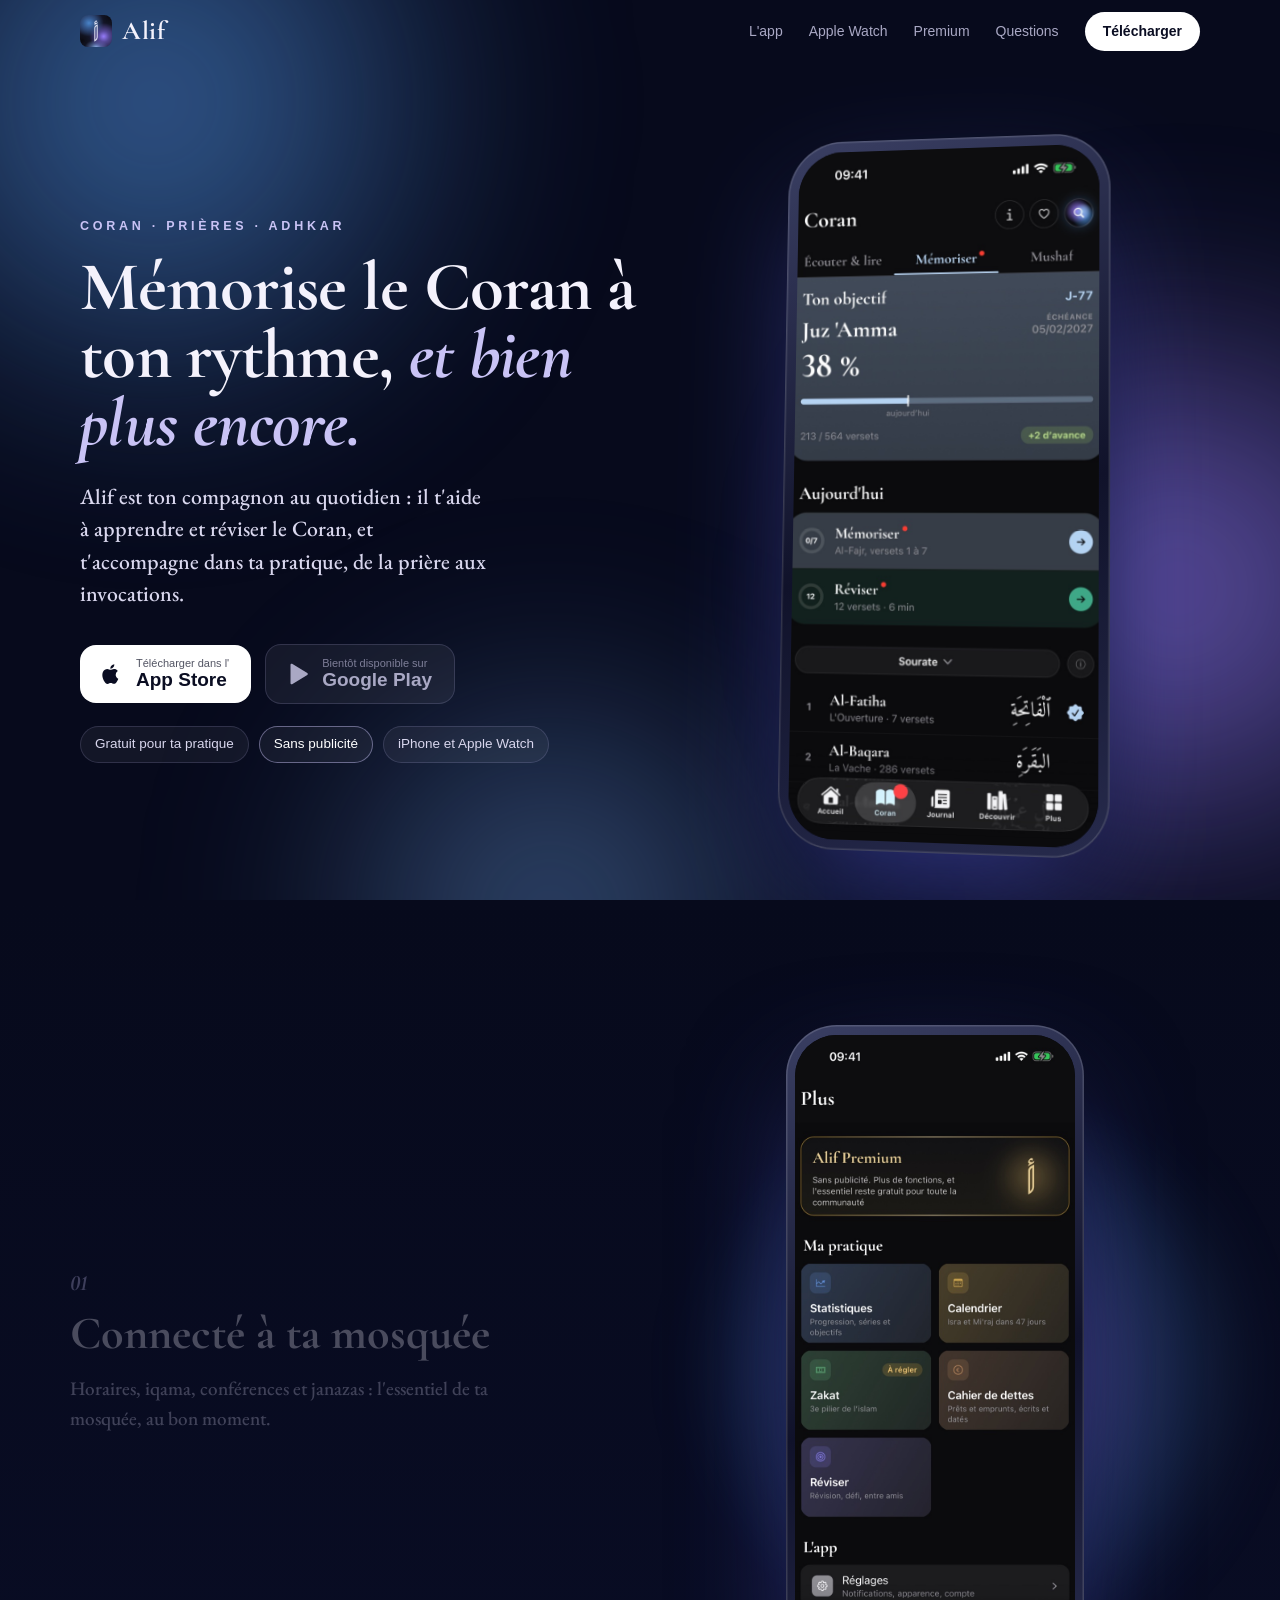
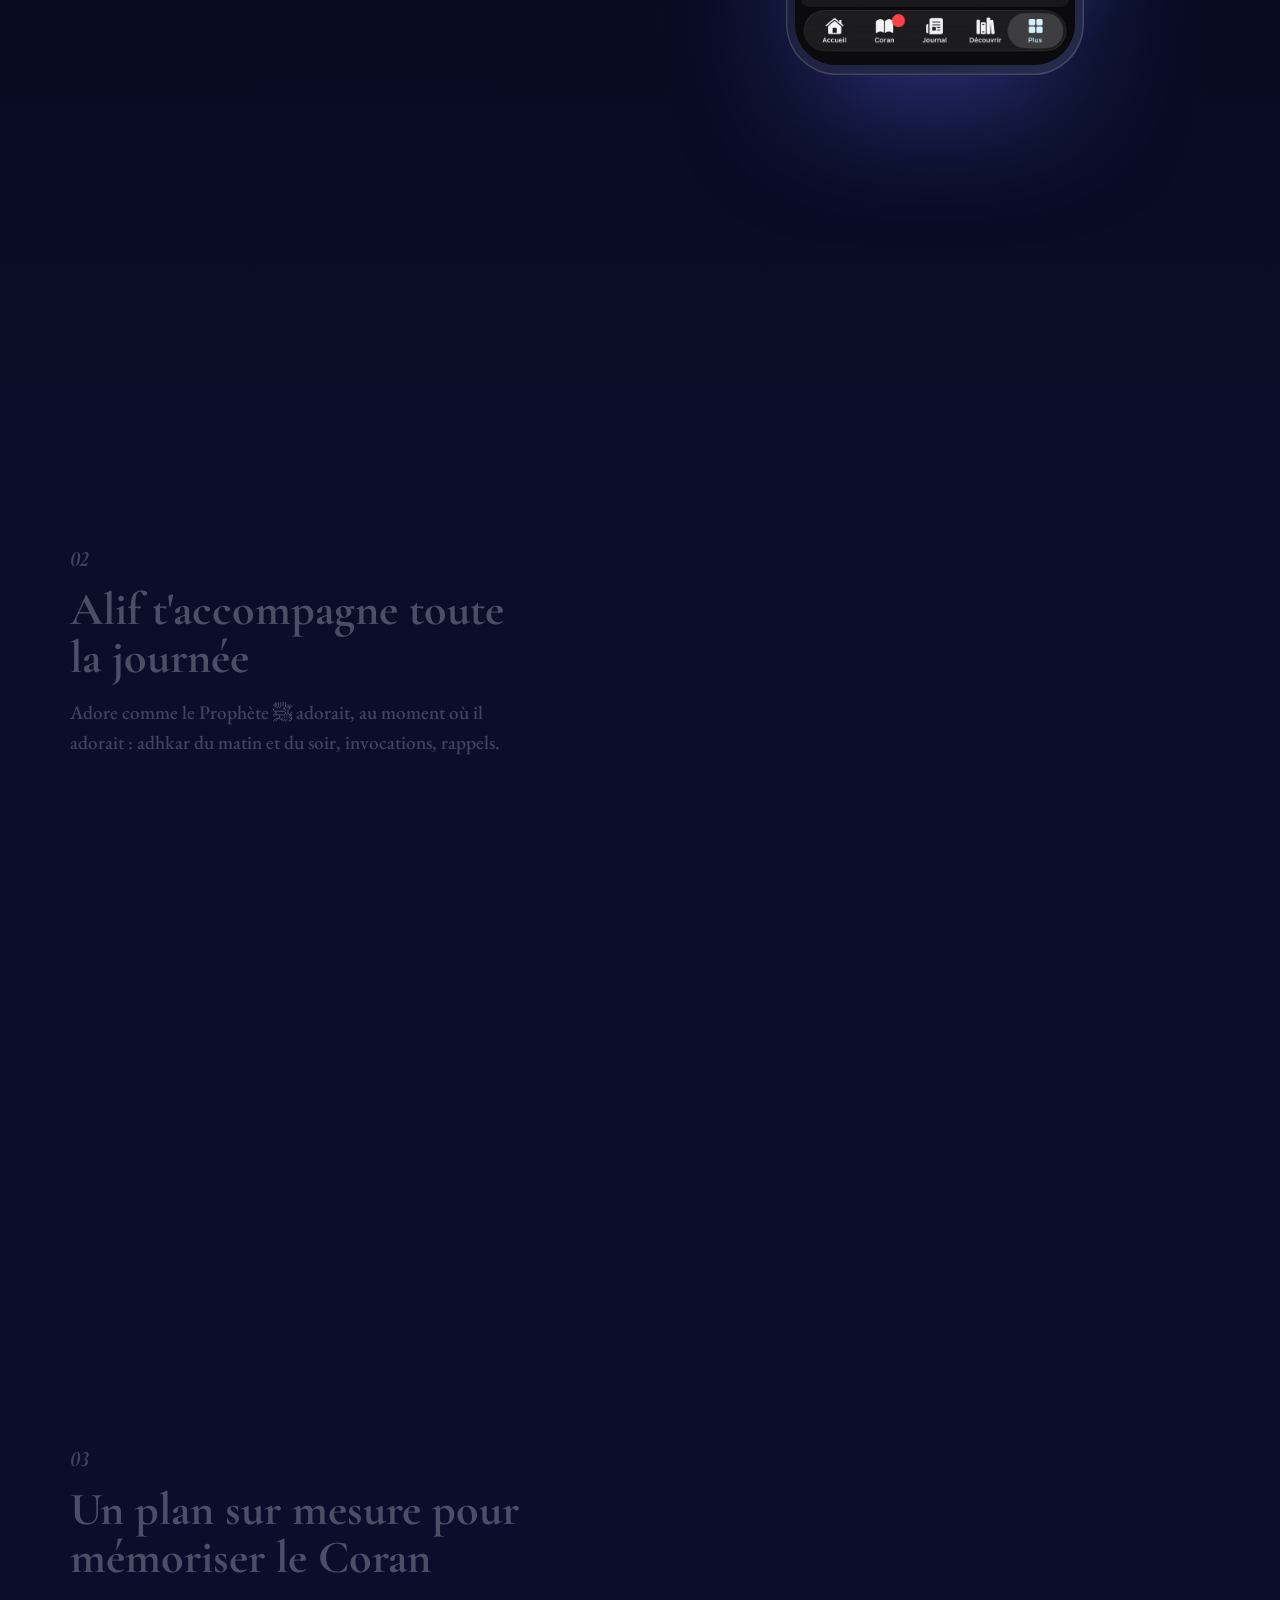
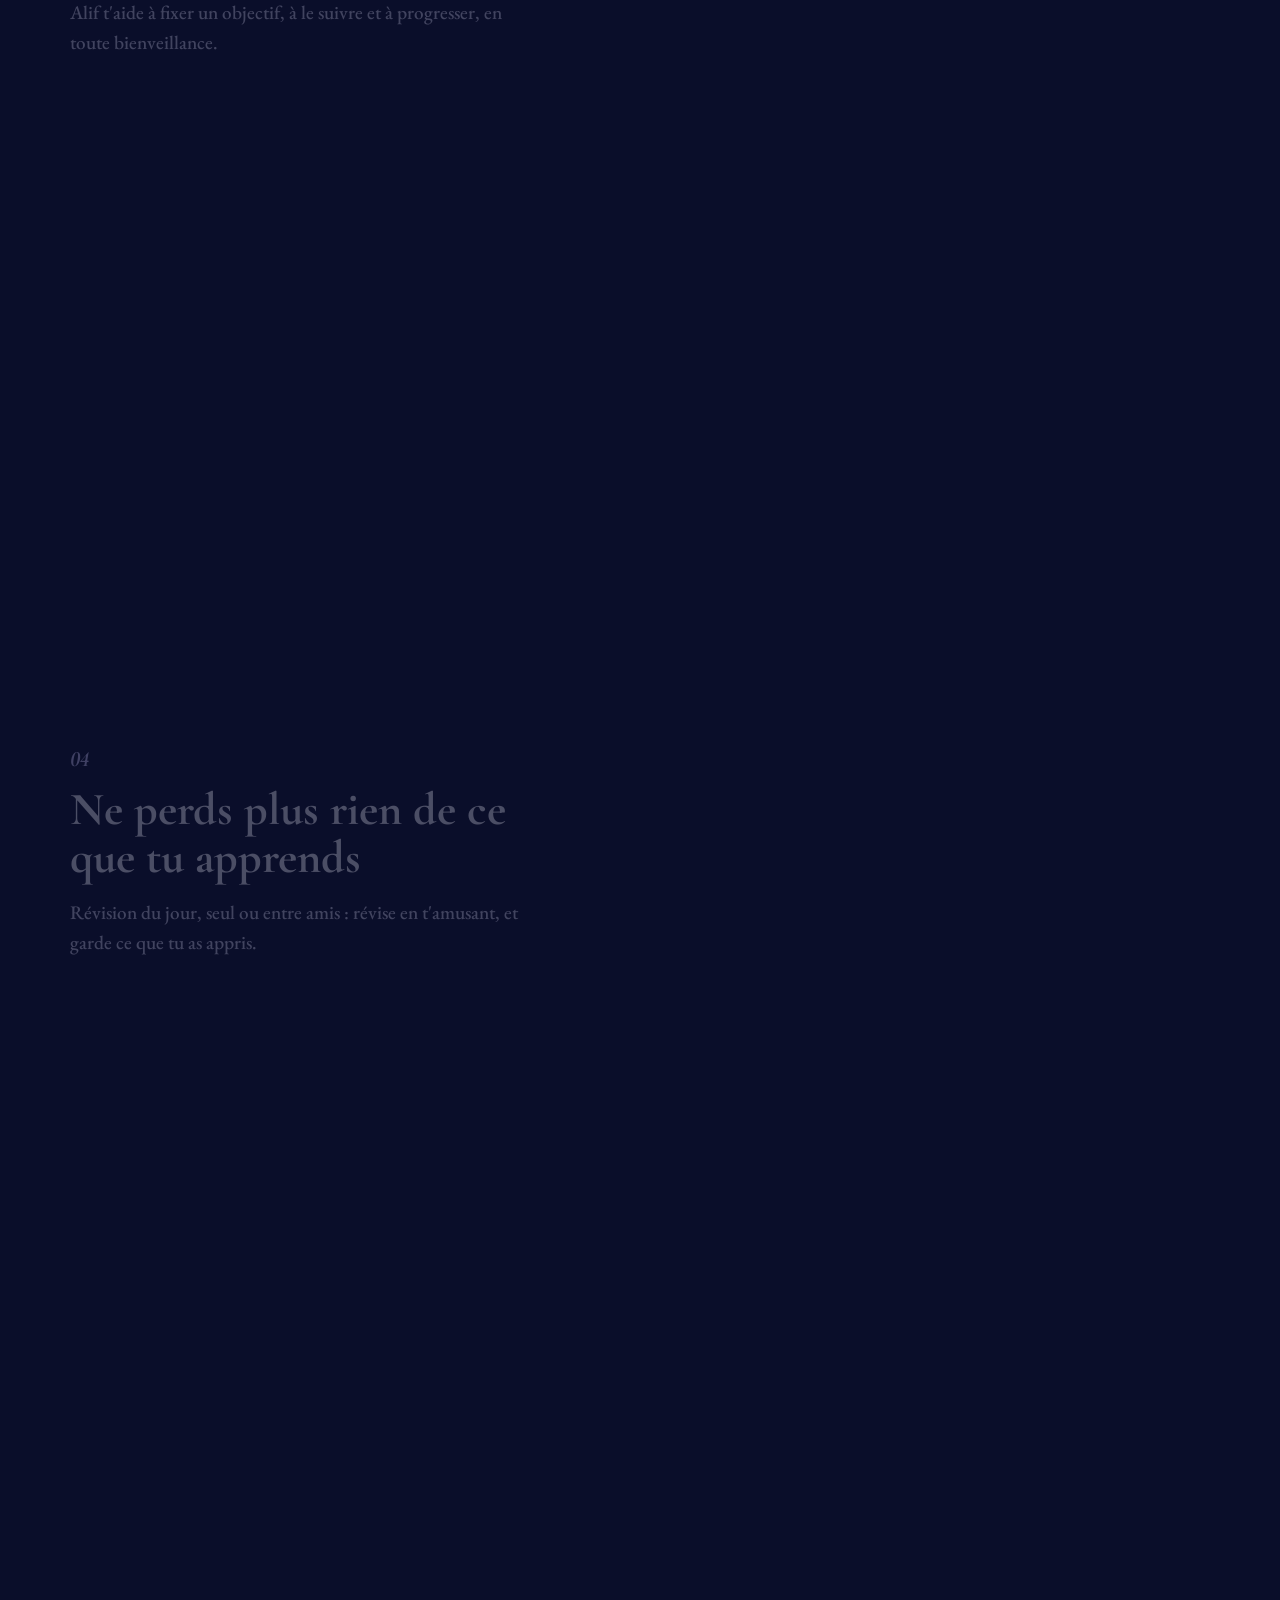
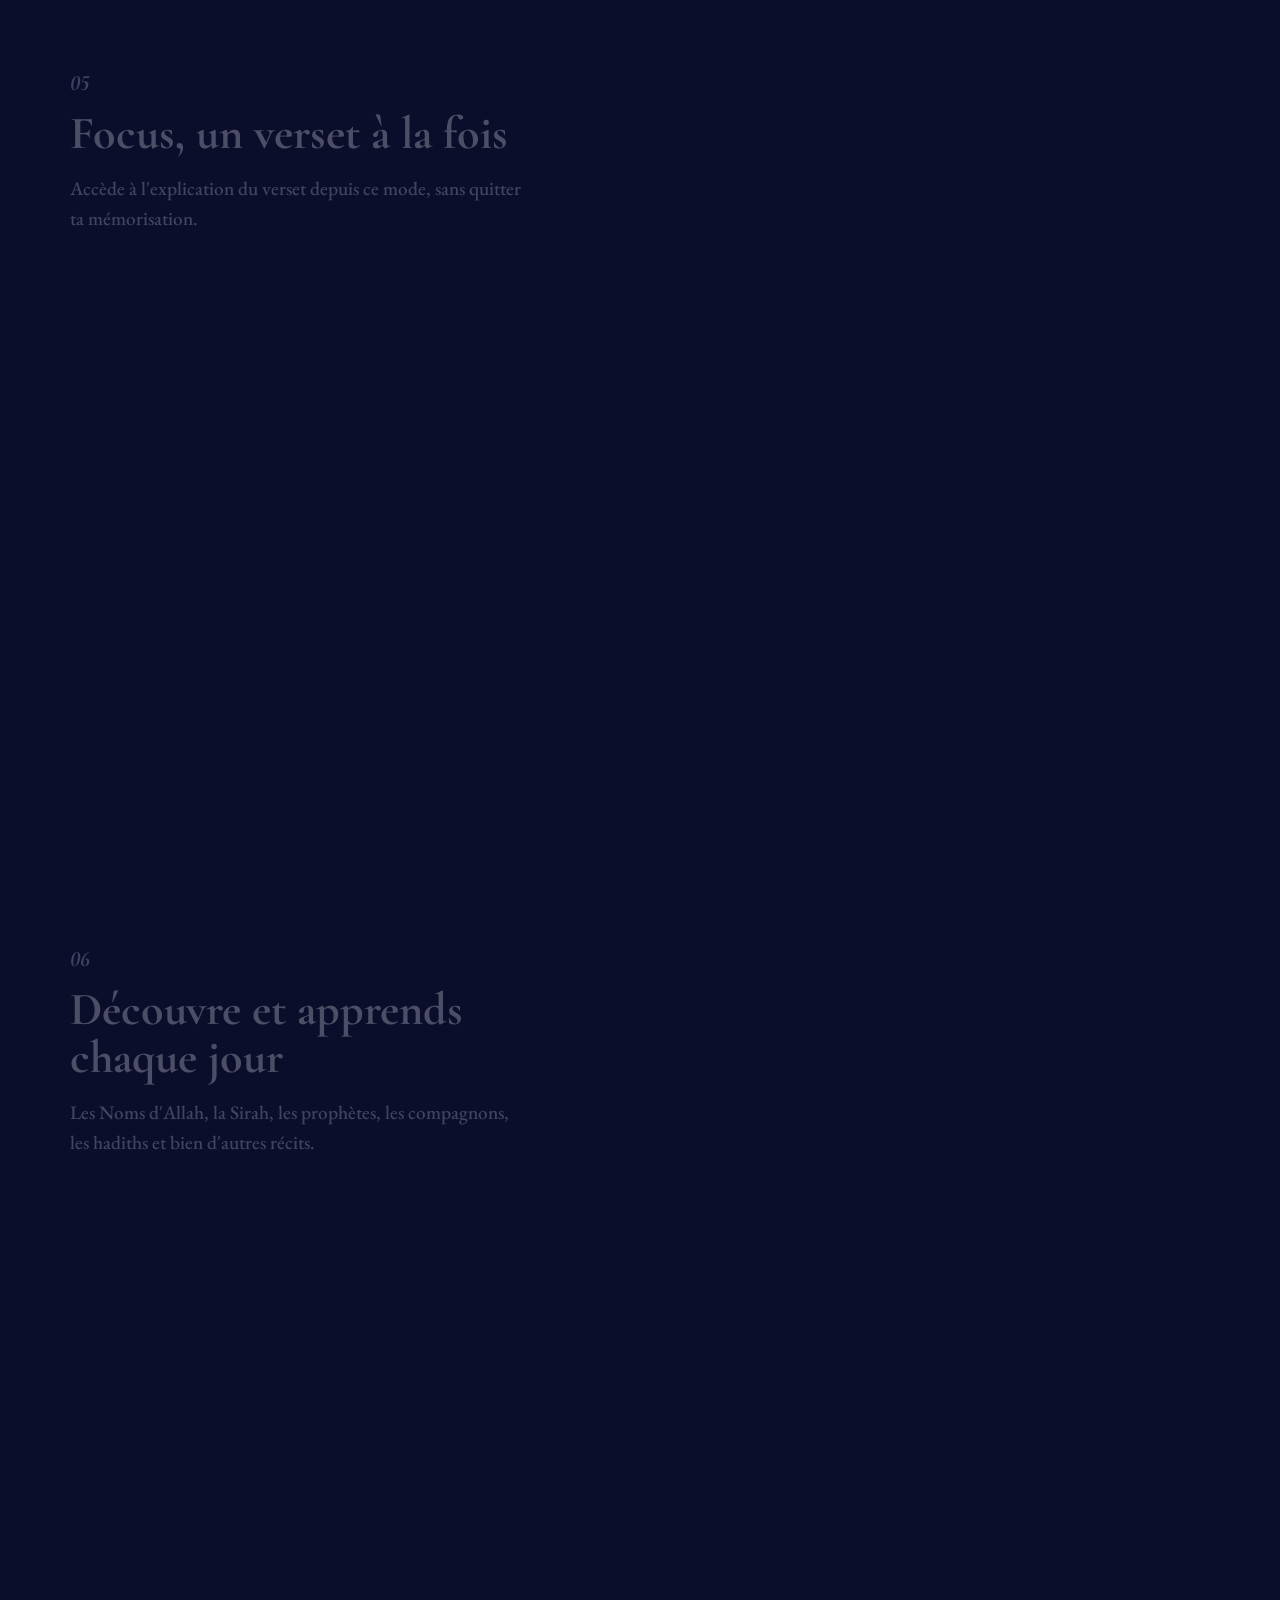
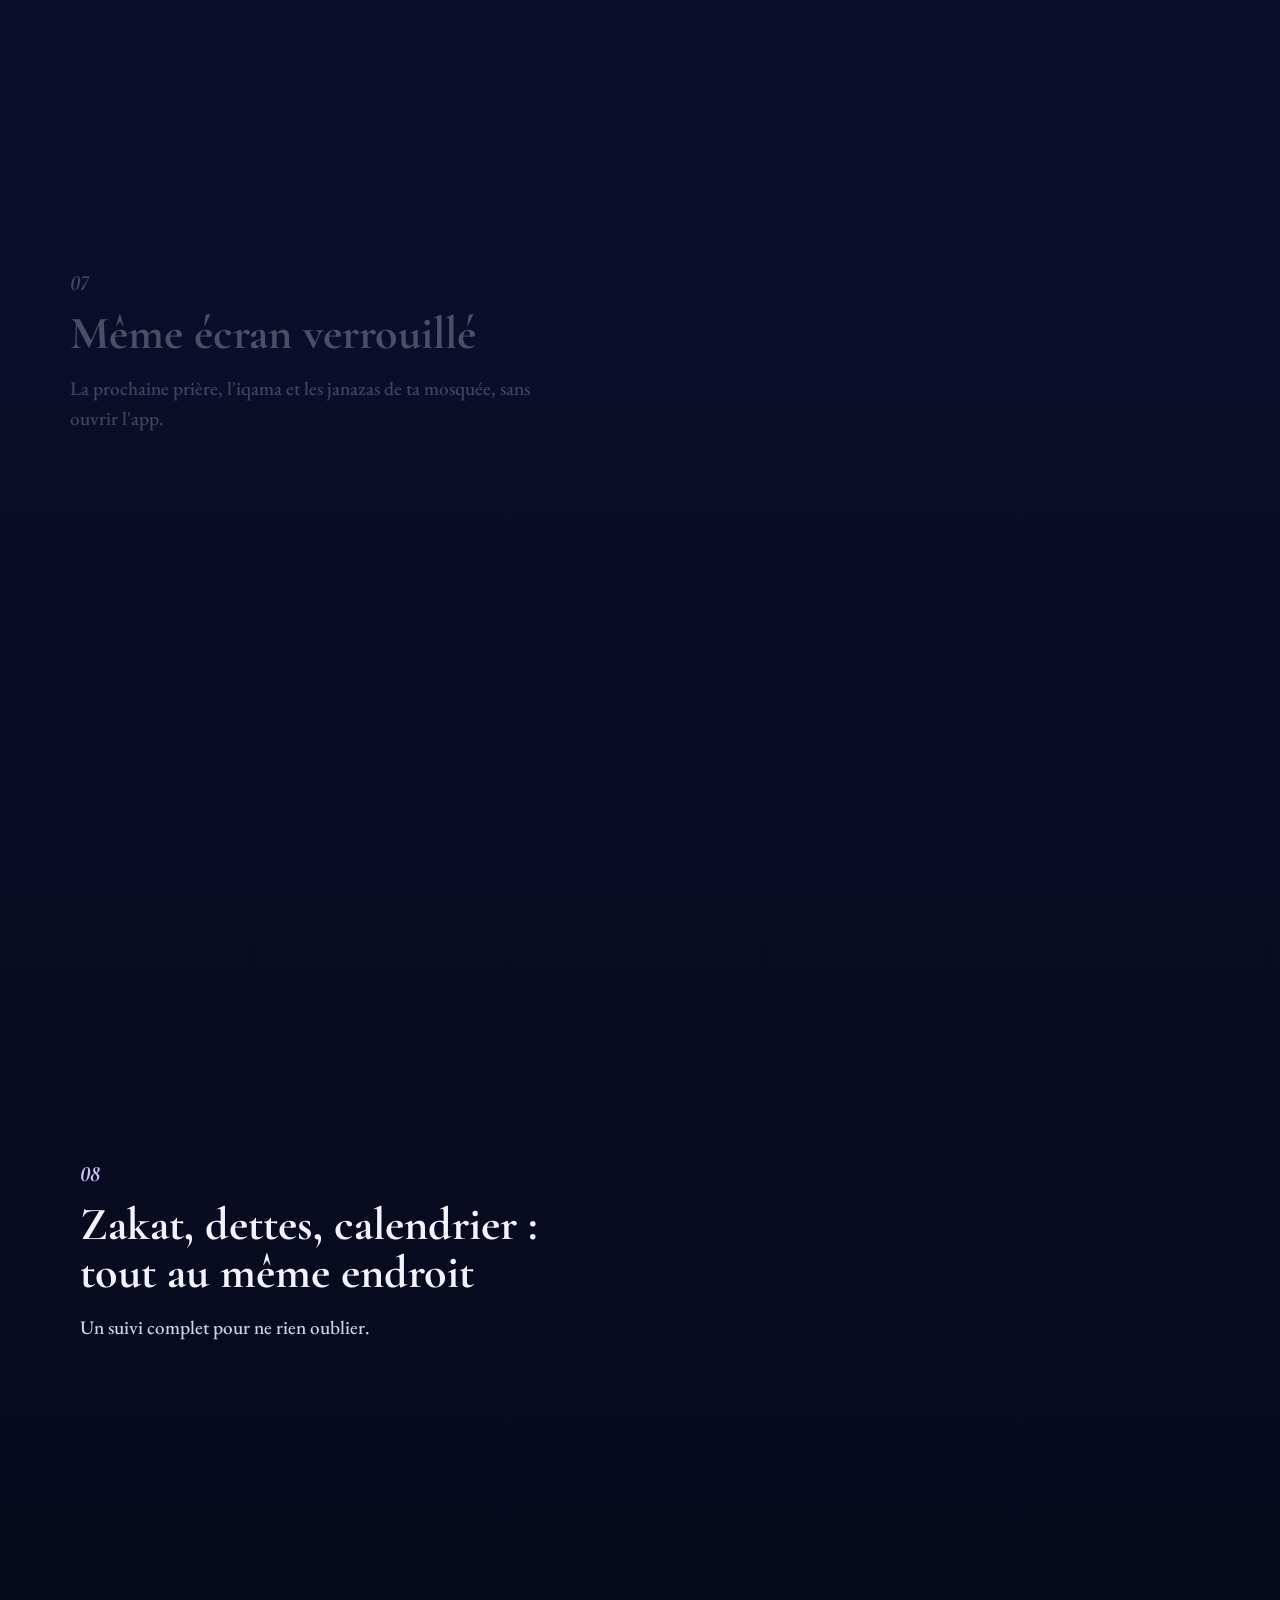
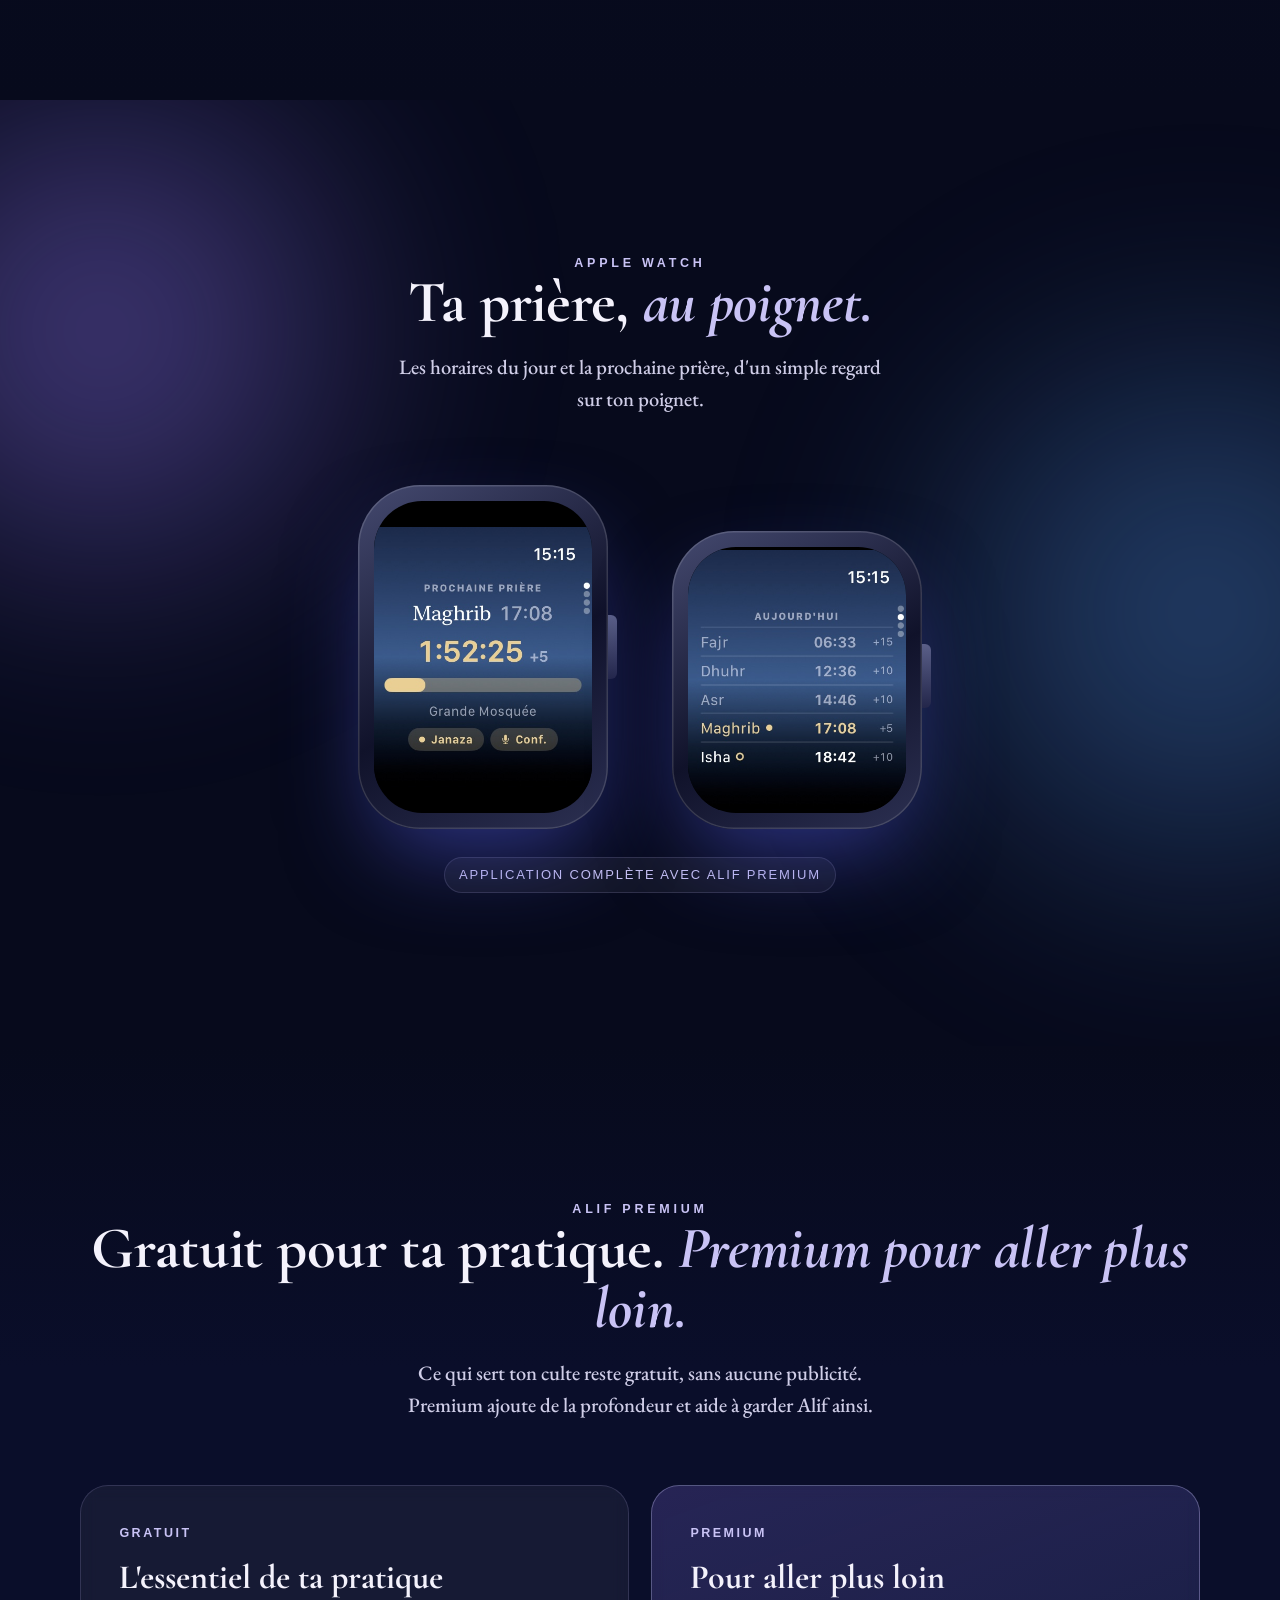
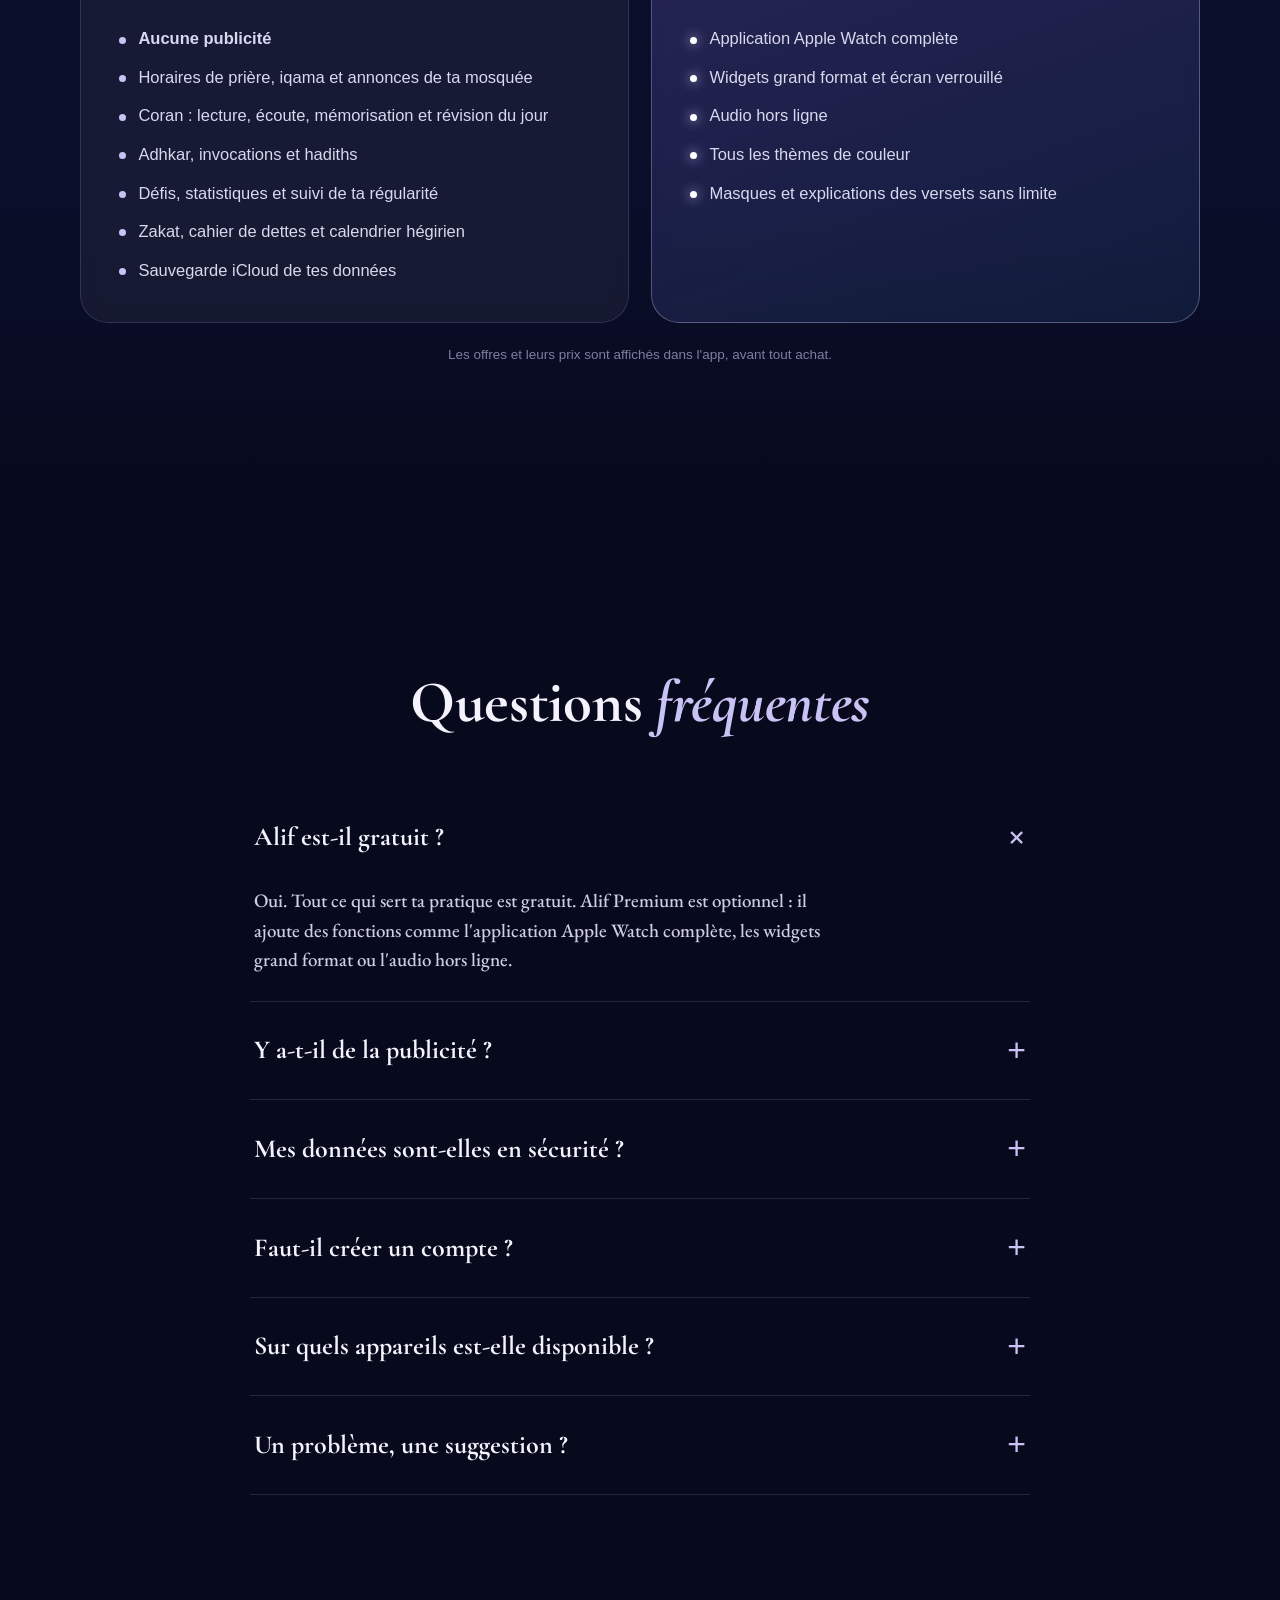
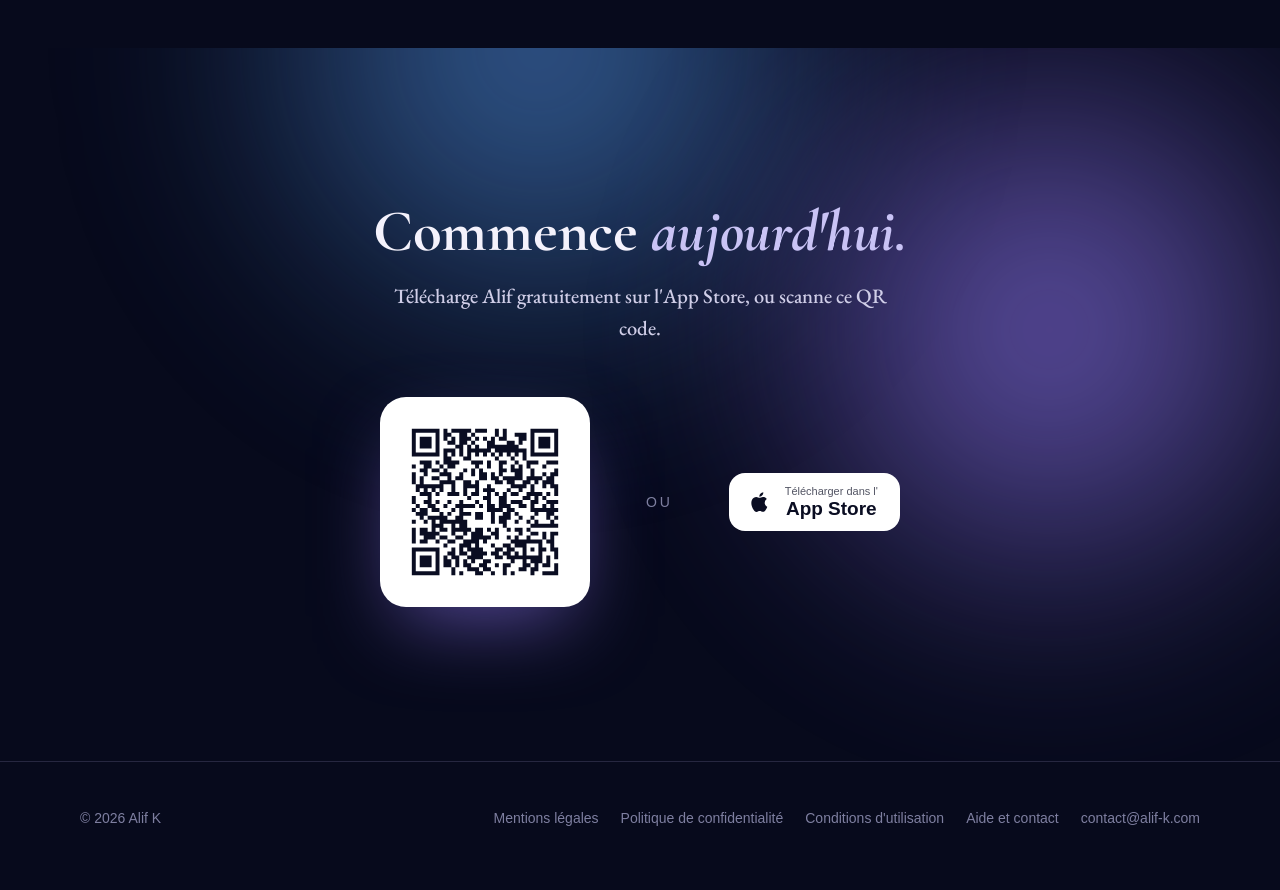
<file: index.html>
<!doctype html>
<html lang="fr">
<head>
  <meta charset="utf-8">
  <meta name="viewport" content="width=device-width,initial-scale=1,viewport-fit=cover">
  <title>Alif · Coran, prières et adhkar</title>
  <meta name="description" content="Alif est ton compagnon au quotidien : mémorise et révise le Coran, retrouve les horaires de ta mosquée, tes adhkar, ta Zakat et bien plus.">
  <meta name="theme-color" content="#070A1C">
  <meta property="og:type" content="website">
  <meta property="og:site_name" content="Alif">
  <meta property="og:title" content="Alif · Coran, prières et adhkar">
  <meta property="og:description" content="Alif est ton compagnon au quotidien : mémorise et révise le Coran, retrouve les horaires de ta mosquée, tes adhkar, ta Zakat et bien plus.">
  <meta property="og:url" content="https://alif-k.com/">
  <meta property="og:image" content="https://alif-k.com/assets/img/partage.jpg">
  <meta property="og:image:width" content="1200">
  <meta property="og:image:height" content="630">
  <meta property="og:image:alt" content="Alif, ton compagnon au quotidien : Coran, prières et adhkar">
  <meta name="twitter:card" content="summary_large_image">
  <meta name="twitter:title" content="Alif · Coran, prières et adhkar">
  <meta name="twitter:description" content="Alif est ton compagnon au quotidien : mémorise et révise le Coran, retrouve les horaires de ta mosquée, tes adhkar, ta Zakat et bien plus.">
  <meta name="twitter:image" content="https://alif-k.com/assets/img/partage.jpg">
  <link rel="icon" href="assets/img/icone.jpg">
  <link rel="stylesheet" href="assets/site.css">
</head>
<body>

<header class="nav" id="nav">
  <div class="wrap">
    <a class="brand" href="#top"><img src="assets/img/icone.jpg" alt="">Alif</a>
    <nav class="nav-links">
      <a href="#parcours">L'app</a>
      <a href="#montre">Apple Watch</a>
      <a href="#premium">Premium</a>
      <a href="#faq">Questions</a>
      <a class="pill" href="https://apps.apple.com/app/id6827141032">Télécharger</a>
    </nav>
  </div>
</header>

<main id="top">

<!-- HERO -->
<section class="hero">
  <div class="halo"><i class="a"></i><i class="b"></i><i class="c"></i></div>
  <div class="wrap">
    <div>
      <p class="eyebrow rv">Coran · Prières · Adhkar</p>
      <h1 class="rv" style="--d:.08s">Mémorise le Coran à ton rythme, <em>et bien plus encore.</em></h1>
      <p class="lead rv" style="--d:.16s">Alif est ton compagnon au quotidien : il t'aide à apprendre et réviser le Coran, et t'accompagne dans ta pratique, de la prière aux invocations.</p>
      <div class="cta rv" style="--d:.24s">
        <a class="store" href="https://apps.apple.com/app/id6827141032">
          <svg viewBox="0 0 24 24" fill="currentColor" aria-hidden="true"><path d="M16.37 12.6c-.02-2.3 1.88-3.4 1.96-3.46-1.07-1.56-2.73-1.78-3.32-1.8-1.41-.14-2.76.83-3.48.83-.72 0-1.82-.81-3-.79-1.54.02-2.97.9-3.76 2.28-1.6 2.78-.41 6.9 1.15 9.16.76 1.1 1.67 2.34 2.86 2.3 1.15-.05 1.58-.74 2.97-.74 1.38 0 1.77.74 2.98.72 1.23-.02 2.01-1.12 2.76-2.23.87-1.28 1.23-2.52 1.25-2.58-.03-.01-2.4-.92-2.42-3.66zM14.1 5.86c.63-.77 1.06-1.83.94-2.89-.91.04-2.01.61-2.66 1.37-.58.67-1.09 1.76-.96 2.8 1.02.08 2.05-.52 2.68-1.28z"/></svg>
          <span><small>Télécharger dans l'</small><strong>App Store</strong></span>
        </a>
        <span class="store soon">
          <svg viewBox="0 0 24 24" fill="currentColor" aria-hidden="true"><path d="M6 3.5v17a1 1 0 0 0 1.5.86l14-8.5a1 1 0 0 0 0-1.72l-14-8.5A1 1 0 0 0 6 3.5z"/></svg>
          <span><small>Bientôt disponible sur</small><strong>Google Play</strong></span>
        </span>
      </div>
      <ul class="chips rv" style="--d:.3s"><li>Gratuit pour ta pratique</li><li>Sans publicité</li><li>iPhone et Apple Watch</li></ul>
    </div>
    <div class="hero-phone rv-scale" style="--d:.15s">
      <div class="phone" id="heroPhone"><div class="screen"><img src="assets/img/memoriser.jpg" alt="Alif : ton objectif de mémorisation du Coran"></div></div>
    </div>
  </div>
</section>

<!-- PARCOURS : téléphone fixe, écrans qui changent -->
<section class="story" id="parcours">
  <div class="wrap">
    <div class="steps" id="steps">
      <article class="step on" data-i="0" id="s0"><span class="n">01</span><h3>Connecté à ta mosquée</h3><p>Horaires, iqama, conférences et janazas : l'essentiel de ta mosquée, au bon moment.</p></article>
      <article class="step" data-i="1" id="s1"><span class="n">02</span><h3>Alif t'accompagne toute la journée</h3><p>Adore comme le Prophète ﷺ adorait, au moment où il adorait : adhkar du matin et du soir, invocations, rappels.</p></article>
      <article class="step" data-i="2" id="s2"><span class="n">03</span><h3>Un plan sur mesure pour mémoriser le Coran</h3><p>Alif t'aide à fixer un objectif, à le suivre et à progresser, en toute bienveillance.</p></article>
      <article class="step" data-i="3" id="s3"><span class="n">04</span><h3>Ne perds plus rien de ce que tu apprends</h3><p>Révision du jour, seul ou entre amis : révise en t'amusant, et garde ce que tu as appris.</p></article>
      <article class="step" data-i="4" id="s4"><span class="n">05</span><h3>Focus, un verset à la fois</h3><p>Accède à l'explication du verset depuis ce mode, sans quitter ta mémorisation.</p></article>
      <article class="step" data-i="5" id="s5"><span class="n">06</span><h3>Découvre et apprends chaque jour</h3><p>Les Noms d'Allah, la Sirah, les prophètes, les compagnons, les hadiths et bien d'autres récits.</p></article>
      <article class="step" data-i="6" id="s6"><span class="n">07</span><h3>Même écran verrouillé</h3><p>La prochaine prière, l'iqama et les janazas de ta mosquée, sans ouvrir l'app.</p></article>
      <article class="step" data-i="7" id="s7"><span class="n">08</span><h3>Zakat, dettes, calendrier : tout au même endroit</h3><p>Un suivi complet pour ne rien oublier.</p></article>
    </div>
    <div class="sticky">
      <div class="glow" id="glow"></div>
      <div class="phone"><div class="screen" id="screens">
        <img class="on" src="assets/img/mosquee.jpg" alt="">
        <img src="assets/img/adhkar.jpg" alt="" loading="lazy">
        <img src="assets/img/memoriser.jpg" alt="" loading="lazy">
        <img src="assets/img/revision.jpg" alt="" loading="lazy">
        <img src="assets/img/focus.jpg" alt="" loading="lazy">
        <img src="assets/img/decouvrir.jpg" alt="" loading="lazy">
        <img src="assets/img/verrouille.jpg" alt="" loading="lazy">
        <img src="assets/img/plus.jpg" alt="" loading="lazy">
      </div></div>
    </div>
  </div>
</section>

<!-- APPLE WATCH -->
<section class="watch sec" id="montre">
  <div class="halo"><i class="b" style="right:auto;left:-20vmax;top:-10vmax"></i><i class="a" style="left:auto;right:-24vmax;top:10vmax"></i></div>
  <div class="wrap center">
    <p class="eyebrow rv">Apple Watch</p>
    <h2 class="rv" style="--d:.06s">Ta prière, <em>au poignet.</em></h2>
    <p class="sub rv" style="--d:.12s">Les horaires du jour et la prochaine prière, d'un simple regard sur ton poignet.</p>
    <div class="watches" id="watches">
      <div class="wframe rv-scale" style="--d:.1s"><div class="screen"><img src="assets/img/watch-prayer.jpg" alt="Alif sur Apple Watch : la prochaine prière"></div></div>
      <div class="wframe two rv-scale" style="--d:.25s"><div class="screen"><img src="assets/img/watch-times.jpg" alt="Alif sur Apple Watch : les horaires du jour"></div></div>
    </div>
    <span class="badge rv">Application complète avec Alif Premium</span>
  </div>
</section>

<!-- PREMIUM -->
<section class="sec" id="premium" style="background:linear-gradient(180deg,var(--bg),#0A0E2A 30%,#0A0E2A 70%,var(--bg))">
  <div class="wrap">
    <div class="center">
      <p class="eyebrow rv">Alif Premium</p>
      <h2 class="rv" style="--d:.06s">Gratuit pour ta pratique. <em>Premium pour aller plus loin.</em></h2>
      <p class="sub rv" style="--d:.12s">Ce qui sert ton culte reste gratuit, sans aucune publicité. Premium ajoute de la profondeur et aide à garder Alif ainsi.</p>
    </div>
    <div class="plans">
      <div class="plan rv" style="--d:.05s">
        <p class="tag">Gratuit</p><h3>L'essentiel de ta pratique</h3>
        <ul>
          <li><strong>Aucune publicité</strong></li>
          <li>Horaires de prière, iqama et annonces de ta mosquée</li>
          <li>Coran : lecture, écoute, mémorisation et révision du jour</li>
          <li>Adhkar, invocations et hadiths</li>
          <li>Défis, statistiques et suivi de ta régularité</li>
          <li>Zakat, cahier de dettes et calendrier hégirien</li>
          <li>Sauvegarde iCloud de tes données</li>
        </ul>
      </div>
      <div class="plan pro rv" style="--d:.18s">
        <p class="tag">Premium</p><h3>Pour aller plus loin</h3>
        <ul>
          <li>Application Apple Watch complète</li>
          <li>Widgets grand format et écran verrouillé</li>
          <li>Audio hors ligne</li>
          <li>Tous les thèmes de couleur</li>
          <li>Masques et explications des versets sans limite</li>
        </ul>
      </div>
    </div>
    <p class="fine rv">Les offres et leurs prix sont affichés dans l'app, avant tout achat.</p>
  </div>
</section>

<!-- FAQ -->
<section class="sec" id="faq">
  <div class="wrap">
    <div class="center"><h2 class="rv">Questions <em>fréquentes</em></h2></div>
    <div class="faq rv" style="--d:.1s">
      <details open><summary>Alif est-il gratuit ?</summary><div class="ans"><div><p>Oui. Tout ce qui sert ta pratique est gratuit. Alif Premium est optionnel : il ajoute des fonctions comme l'application Apple Watch complète, les widgets grand format ou l'audio hors ligne.</p></div></div></details>
      <details><summary>Y a-t-il de la publicité ?</summary><div class="ans"><div><p>Non. Alif est une application sans publicité. Si tu choisis Alif Premium, ton soutien aide à la garder ainsi.</p></div></div></details>
      <details><summary>Mes données sont-elles en sécurité ?</summary><div class="ans"><div><p>Ta progression, ta Zakat et ton cahier de dettes restent sur ton iPhone et dans ta propre sauvegarde iCloud. Alif n'a aucun serveur qui les reçoive : personne d'autre que toi ne peut les voir. Tu peux aussi verrouiller la Zakat et le cahier de dettes avec Face ID.</p></div></div></details>
      <details><summary>Faut-il créer un compte ?</summary><div class="ans"><div><p>Non, aucun compte n'est nécessaire : tu télécharges l'app et tu commences.</p></div></div></details>
      <details><summary>Sur quels appareils est-elle disponible ?</summary><div class="ans"><div><p>Sur iPhone et Apple Watch. La version Android arrive bientôt, in shā' Allah.</p></div></div></details>
      <details><summary>Un problème, une suggestion ?</summary><div class="ans"><div><p>Écris-nous depuis la page <a href="assistance/index.html">Aide et contact</a> : nous lisons chaque message.</p></div></div></details>
    </div>
  </div>
</section>

<!-- TÉLÉCHARGER -->
<section class="dl sec" id="telecharger">
  <div class="halo"><i class="a" style="left:12vmax;top:-30vmax"></i><i class="b" style="right:-10vmax;top:-6vmax"></i></div>
  <div class="wrap">
    <h2 class="rv">Commence <em>aujourd'hui.</em></h2>
    <p class="sub rv" style="--d:.08s">Télécharge Alif gratuitement sur l'App Store<span class="qr-only">, ou scanne ce QR code</span>.</p>
    <div class="row">
      <div class="qr rv-scale" style="--d:.1s"><img src="assets/img/qr.svg" alt="QR code : télécharger Alif sur l'App Store"></div>
      <span class="or rv">ou</span>
      <a class="store rv" style="--d:.2s" href="https://apps.apple.com/app/id6827141032">
        <svg viewBox="0 0 24 24" fill="currentColor" aria-hidden="true"><path d="M16.37 12.6c-.02-2.3 1.88-3.4 1.96-3.46-1.07-1.56-2.73-1.78-3.32-1.8-1.41-.14-2.76.83-3.48.83-.72 0-1.82-.81-3-.79-1.54.02-2.97.9-3.76 2.28-1.6 2.78-.41 6.9 1.15 9.16.76 1.1 1.67 2.34 2.86 2.3 1.15-.05 1.58-.74 2.97-.74 1.38 0 1.77.74 2.98.72 1.23-.02 2.01-1.12 2.76-2.23.87-1.28 1.23-2.52 1.25-2.58-.03-.01-2.4-.92-2.42-3.66zM14.1 5.86c.63-.77 1.06-1.83.94-2.89-.91.04-2.01.61-2.66 1.37-.58.67-1.09 1.76-.96 2.8 1.02.08 2.05-.52 2.68-1.28z"/></svg>
        <span><small>Télécharger dans l'</small><strong>App Store</strong></span>
      </a>
    </div>
  </div>
</section>

</main>

<footer>
  <div class="wrap">
    <span>© 2026 Alif K</span>
    <div class="links">
      <a href="mentions-legales/index.html">Mentions légales</a>
      <a href="confidentialite/index.html">Politique de confidentialité</a>
      <a href="conditions/index.html">Conditions d'utilisation</a>
      <a href="assistance/index.html">Aide et contact</a>
      <a href="mailto:contact@alif-k.com">contact@alif-k.com</a>
    </div>
  </div>
</footer>

<a class="sticky-cta" id="stickyCta" href="https://apps.apple.com/app/id6827141032" aria-label="Télécharger Alif dans l'App Store"><svg viewBox="0 0 24 24" fill="currentColor" aria-hidden="true"><path d="M16.37 12.6c-.02-2.3 1.88-3.4 1.96-3.46-1.07-1.56-2.73-1.78-3.32-1.8-1.41-.14-2.76.83-3.48.83-.72 0-1.82-.81-3-.79-1.54.02-2.97.9-3.76 2.28-1.6 2.78-.41 6.9 1.15 9.16.76 1.1 1.67 2.34 2.86 2.3 1.15-.05 1.58-.74 2.97-.74 1.38 0 1.77.74 2.98.72 1.23-.02 2.01-1.12 2.76-2.23.87-1.28 1.23-2.52 1.25-2.58-.03-.01-2.4-.92-2.42-3.66zM14.1 5.86c.63-.77 1.06-1.83.94-2.89-.91.04-2.01.61-2.66 1.37-.58.67-1.09 1.76-.96 2.8 1.02.08 2.05-.52 2.68-1.28z"/></svg>Télécharger dans l'App Store</a>
<script src="assets/site.js"></script>
</body>
</html>
</file>
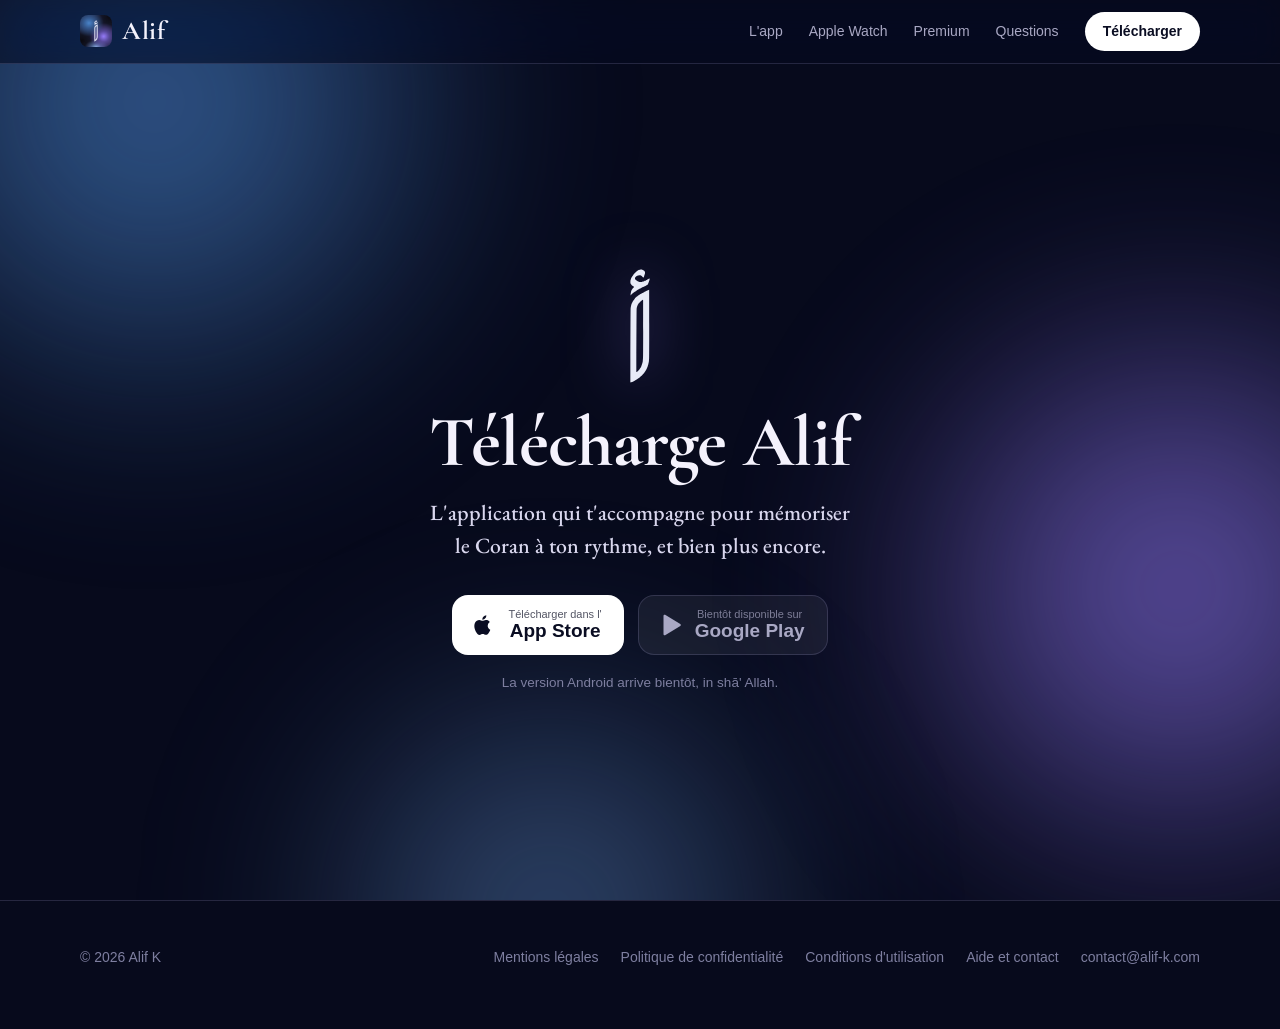
<file: app/index.html>
<!doctype html>
<html lang="fr">
<head>
  <meta charset="utf-8">
  <meta name="viewport" content="width=device-width,initial-scale=1,viewport-fit=cover">
  <title>Télécharger Alif</title>
  <meta name="description" content="Télécharge Alif, l'application qui t'accompagne pour mémoriser le Coran à ton rythme, et bien plus encore.">
  <meta name="theme-color" content="#070A1C">
  <meta property="og:type" content="website">
  <meta property="og:site_name" content="Alif">
  <meta property="og:title" content="Télécharger Alif">
  <meta property="og:description" content="L'application qui t'accompagne pour mémoriser le Coran à ton rythme, et bien plus encore.">
  <meta property="og:url" content="https://alif-k.com/app">
  <meta property="og:image" content="https://alif-k.com/assets/img/partage.jpg">
  <meta property="og:image:width" content="1200">
  <meta property="og:image:height" content="630">
  <meta property="og:image:alt" content="Alif, ton compagnon au quotidien : Coran, prières et adhkar">
  <meta name="twitter:card" content="summary_large_image">
  <meta name="twitter:title" content="Télécharger Alif">
  <meta name="twitter:description" content="L'application qui t'accompagne pour mémoriser le Coran à ton rythme, et bien plus encore.">
  <meta name="twitter:image" content="https://alif-k.com/assets/img/partage.jpg">
  <link rel="icon" href="../assets/img/icone.jpg">
  <link rel="apple-touch-icon" href="/assets/apple-touch-icon.png">
  <link rel="stylesheet" href="../assets/site.css">
</head>
<body>
<header class="nav solid" id="nav">
  <div class="wrap">
    <a class="brand" href="../index.html"><img src="../assets/img/icone.jpg" alt="">Alif</a>
    <nav class="nav-links">
      <a href="../index.html#parcours">L'app</a>
      <a href="../index.html#montre">Apple Watch</a>
      <a href="../index.html#premium">Premium</a>
      <a href="../index.html#faq">Questions</a>
      <a class="pill" href="https://apps.apple.com/app/id6827141032">Télécharger</a>
    </nav>
  </div>
</header>
<main class="landing">
  <div class="halo"><i class="a"></i><i class="b"></i><i class="c"></i></div>
  <div class="wrap center">
    <img class="sym" src="../assets/img/symbole.svg" alt="Alif">
    <h1>Télécharge Alif</h1>
    <p class="lead">L'application qui t'accompagne pour mémoriser le Coran à ton rythme, et bien plus encore.</p>
    <div class="stores" data-stores></div>
    <p class="note" data-soon-note>La version Android arrive bientôt, in shā' Allah.</p>
  </div>
</main>
<footer>
  <div class="wrap">
    <span>© 2026 Alif K</span>
    <div class="links">
      <a href="../mentions-legales/index.html">Mentions légales</a>
      <a href="../confidentialite/index.html">Politique de confidentialité</a>
      <a href="../conditions/index.html">Conditions d'utilisation</a>
      <a href="../assistance/index.html">Aide et contact</a>
      <a href="mailto:contact@alif-k.com">contact@alif-k.com</a>
    </div>
  </div>
</footer>
<script src="../assets/stores.js"></script>
  <script>
    // The link shared with the app's monthly recap: sends each phone
    // straight to its own store once the app is published there. Computers,
    // and phones whose store link isn't set yet, stay on this page.
    (function () {
      var ua = navigator.userAgent || '';
      var isApple = /iPhone|iPad|iPod/.test(ua) || (/Macintosh/.test(ua) && navigator.maxTouchPoints > 1);
      var isAndroid = /Android/.test(ua);
      if (isApple && ALIF_STORES.appStore) location.replace(ALIF_STORES.appStore);
      else if (isAndroid && ALIF_STORES.playStore) location.replace(ALIF_STORES.playStore);
    })();
  </script>
</body>
</html>
</file>
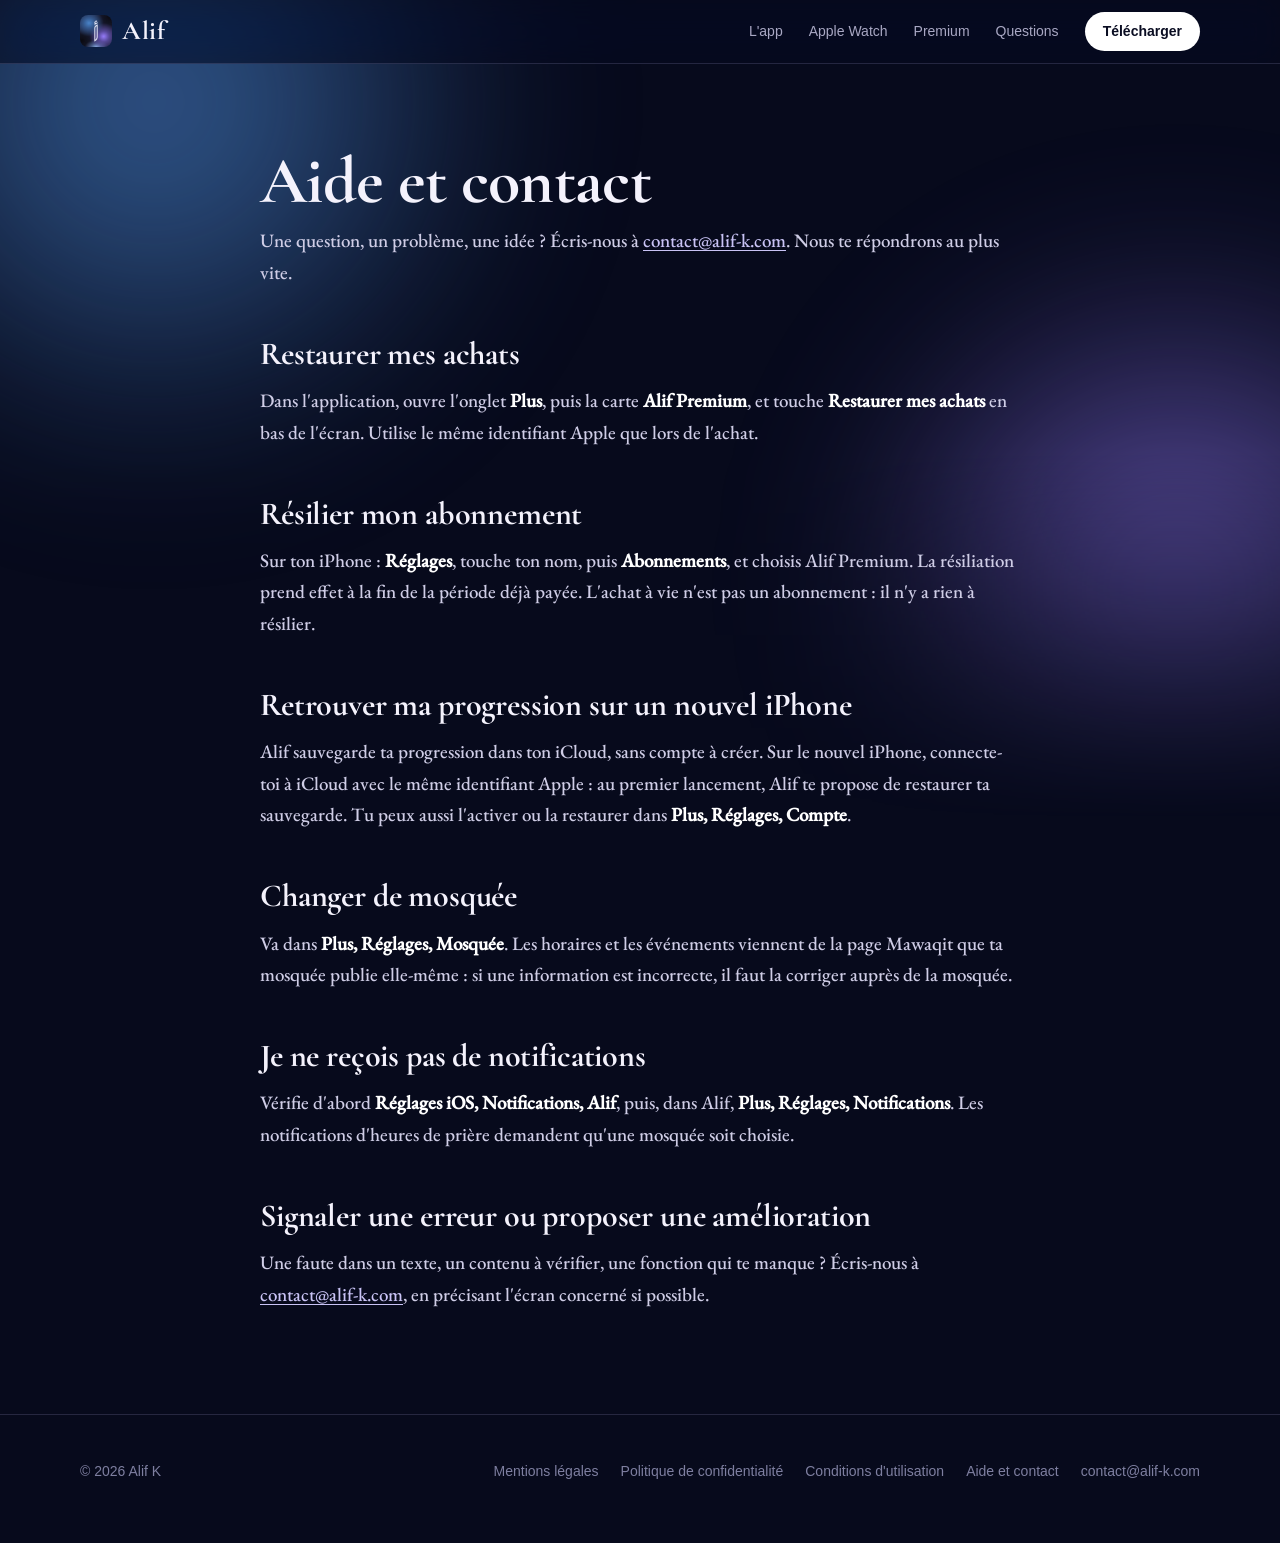
<file: assistance/index.html>
<!doctype html>
<html lang="fr">
<head>
  <meta charset="utf-8">
  <meta name="viewport" content="width=device-width,initial-scale=1,viewport-fit=cover">
  <title>Aide et contact · Alif</title>
  <meta name="description" content="Aide et contact pour l'application Alif : restaurer un achat, résilier un abonnement, retrouver sa progression, changer de mosquée.">
  <meta name="theme-color" content="#070A1C">
  <link rel="icon" href="../assets/img/icone.jpg">
  <link rel="apple-touch-icon" href="/assets/apple-touch-icon.png">
  <link rel="stylesheet" href="../assets/site.css">
</head>
<body>
<header class="nav solid" id="nav">
  <div class="wrap">
    <a class="brand" href="../index.html"><img src="../assets/img/icone.jpg" alt="">Alif</a>
    <nav class="nav-links">
      <a href="../index.html#parcours">L'app</a>
      <a href="../index.html#montre">Apple Watch</a>
      <a href="../index.html#premium">Premium</a>
      <a href="../index.html#faq">Questions</a>
      <a class="pill" href="https://apps.apple.com/app/id6827141032">Télécharger</a>
    </nav>
  </div>
</header>
<main class="legal-page">
  <div class="halo"><i class="a"></i><i class="b"></i></div>
  <article class="wrap legal">
      <h1>Aide et contact</h1>

      <p>
        Une question, un problème, une idée ? Écris-nous à
        <a href="mailto:contact@alif-k.com">contact@alif-k.com</a>. Nous te répondrons au plus vite.
      </p>

      <h2>Restaurer mes achats</h2>
      <p>
        Dans l'application, ouvre l'onglet <strong>Plus</strong>, puis la carte <strong>Alif Premium</strong>, et
        touche <strong>Restaurer mes achats</strong> en bas de l'écran. Utilise le même identifiant Apple que lors
        de l'achat.
      </p>

      <h2>Résilier mon abonnement</h2>
      <p>
        Sur ton iPhone : <strong>Réglages</strong>, touche ton nom, puis <strong>Abonnements</strong>, et choisis
        Alif Premium. La résiliation prend effet à la fin de la période déjà payée. L'achat à vie n'est pas un
        abonnement : il n'y a rien à résilier.
      </p>

      <h2>Retrouver ma progression sur un nouvel iPhone</h2>
      <p>
        Alif sauvegarde ta progression dans ton iCloud, sans compte à créer. Sur le nouvel iPhone, connecte-toi à
        iCloud avec le même identifiant Apple : au premier lancement, Alif te propose de restaurer ta sauvegarde.
        Tu peux aussi l'activer ou la restaurer dans <strong>Plus, Réglages, Compte</strong>.
      </p>

      <h2>Changer de mosquée</h2>
      <p>
        Va dans <strong>Plus, Réglages, Mosquée</strong>. Les horaires et les événements viennent de la page
        Mawaqit que ta mosquée publie elle-même : si une information est incorrecte, il faut la corriger auprès de
        la mosquée.
      </p>

      <h2>Je ne reçois pas de notifications</h2>
      <p>
        Vérifie d'abord <strong>Réglages iOS, Notifications, Alif</strong>, puis, dans Alif,
        <strong>Plus, Réglages, Notifications</strong>. Les notifications d'heures de prière demandent qu'une
        mosquée soit choisie.
      </p>

      <h2>Signaler une erreur ou proposer une amélioration</h2>
      <p>
        Une faute dans un texte, un contenu à vérifier, une fonction qui te manque ? Écris-nous à
        <a href="mailto:contact@alif-k.com">contact@alif-k.com</a>, en précisant l'écran concerné si possible.
      </p>
    </article>
</main>
<footer>
  <div class="wrap">
    <span>© 2026 Alif K</span>
    <div class="links">
      <a href="../mentions-legales/index.html">Mentions légales</a>
      <a href="../confidentialite/index.html">Politique de confidentialité</a>
      <a href="../conditions/index.html">Conditions d'utilisation</a>
      <a href="../assistance/index.html">Aide et contact</a>
      <a href="mailto:contact@alif-k.com">contact@alif-k.com</a>
    </div>
  </div>
</footer>
</body>
</html>
</file>
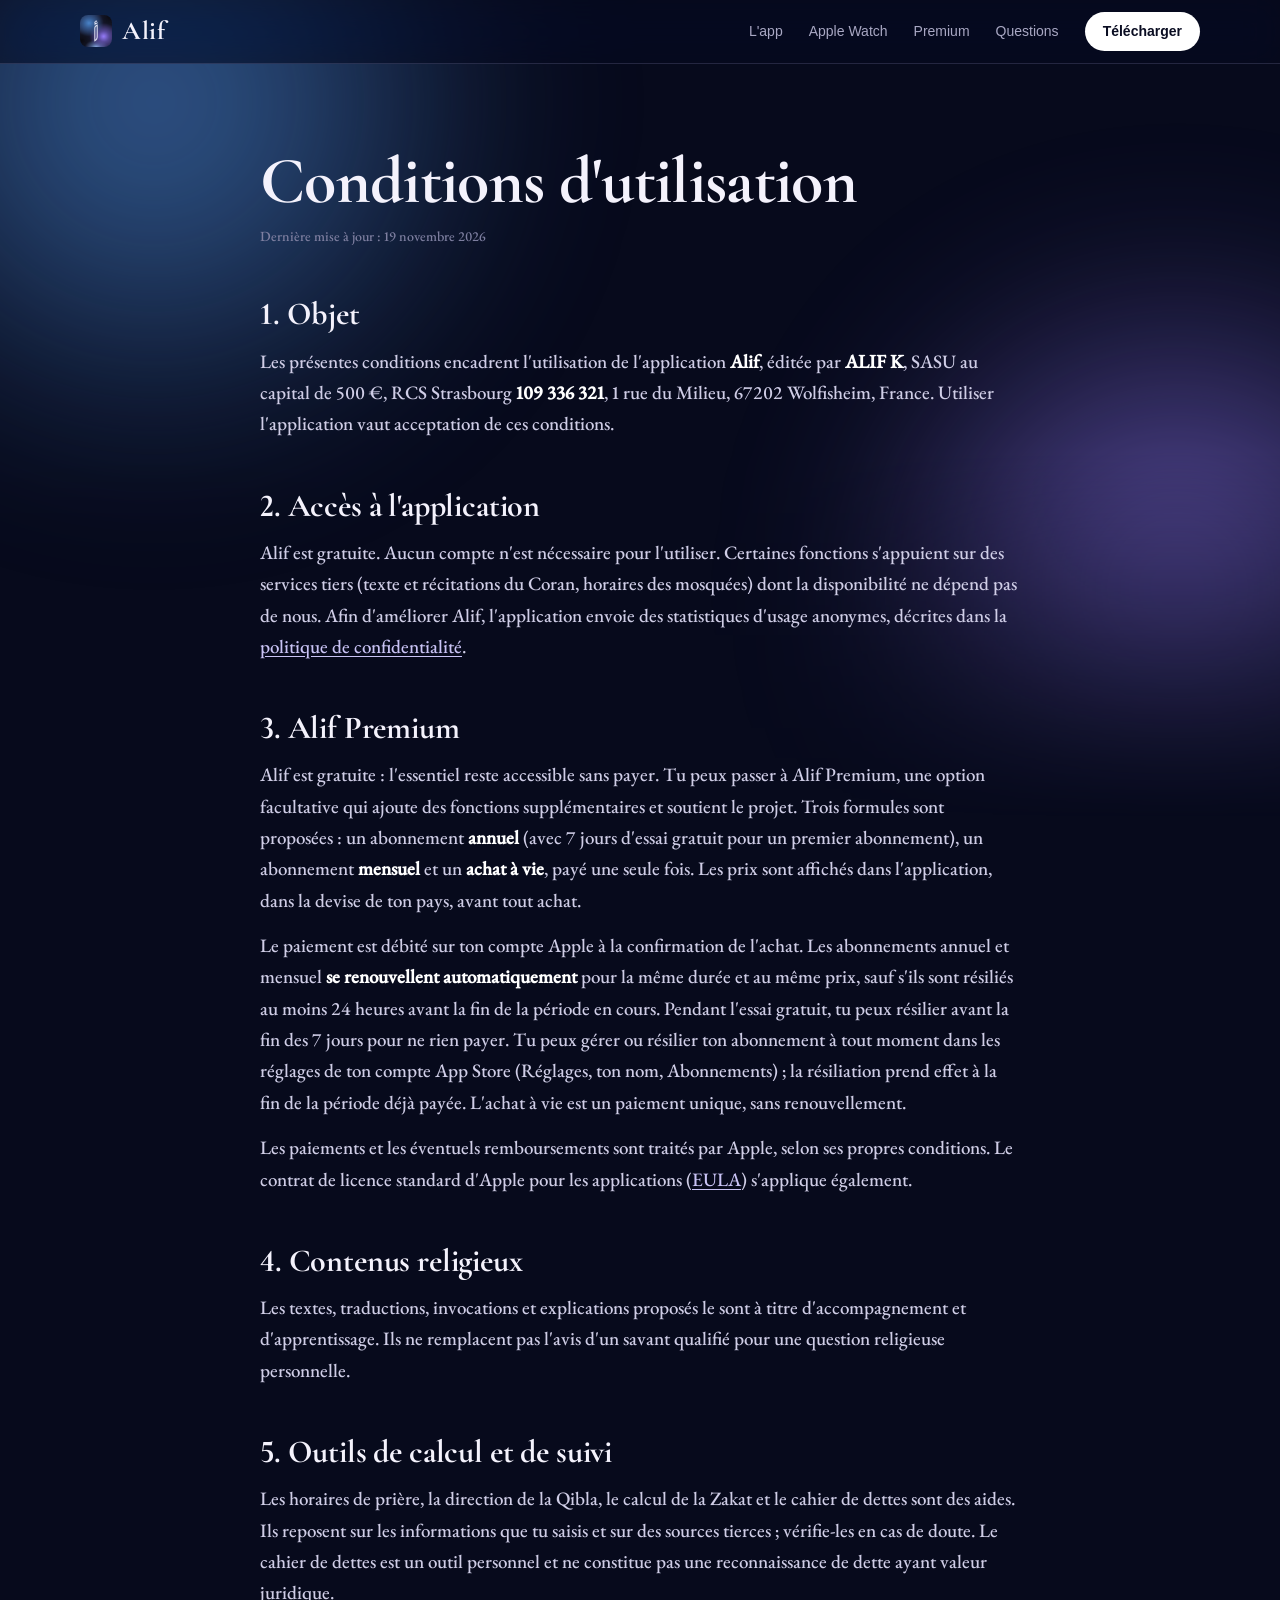
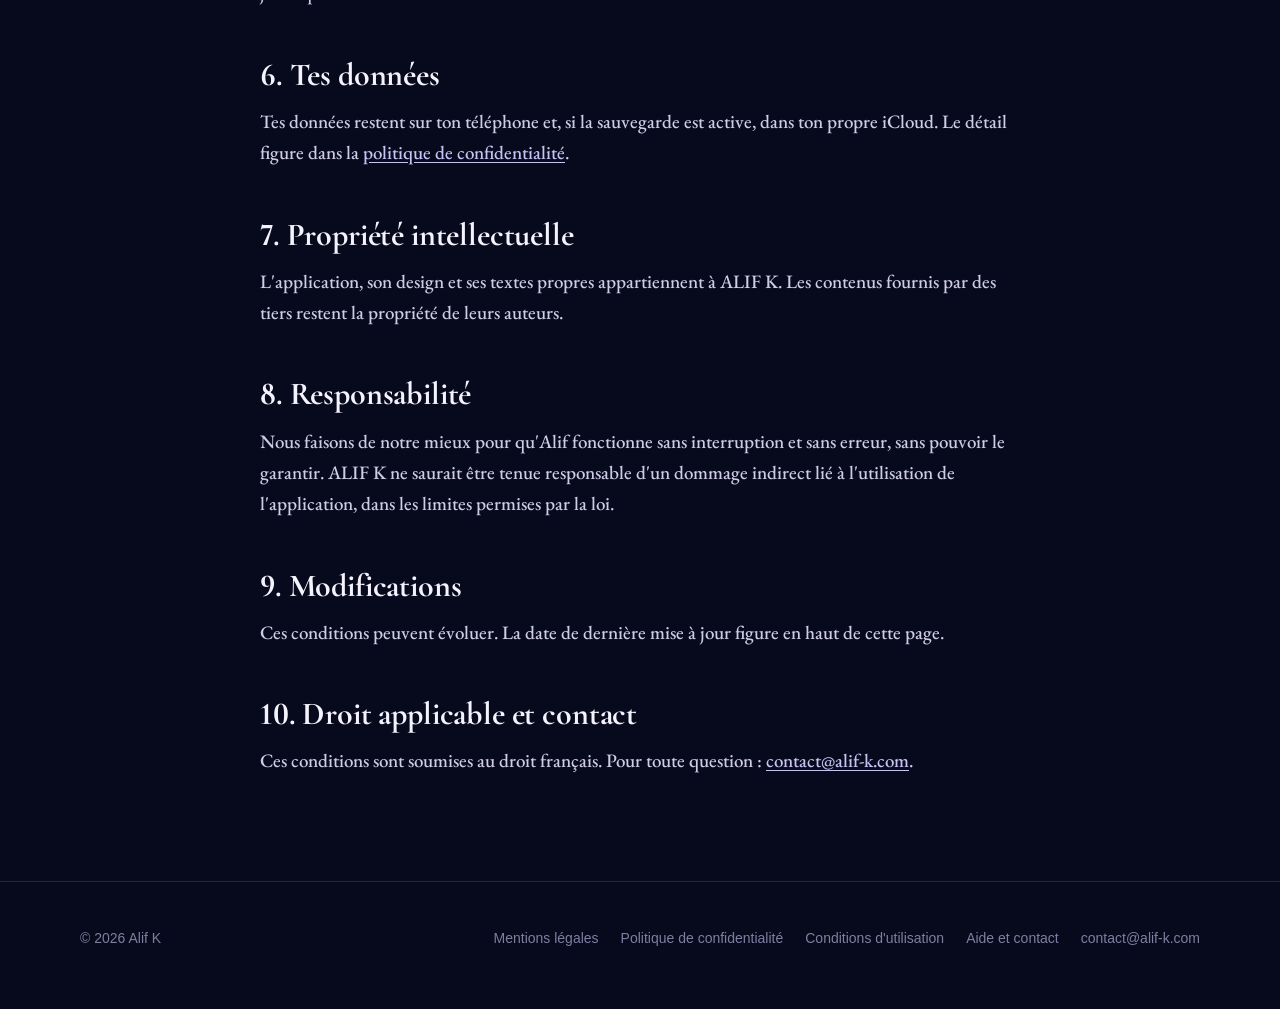
<file: conditions/index.html>
<!doctype html>
<html lang="fr">
<head>
  <meta charset="utf-8">
  <meta name="viewport" content="width=device-width,initial-scale=1,viewport-fit=cover">
  <title>Conditions d'utilisation · Alif</title>
  <meta name="description" content="Conditions d'utilisation de l'application Alif et de son abonnement de soutien.">
  <meta name="theme-color" content="#070A1C">
  <link rel="icon" href="../assets/img/icone.jpg">
  <link rel="apple-touch-icon" href="/assets/apple-touch-icon.png">
  <link rel="stylesheet" href="../assets/site.css">
</head>
<body>
<header class="nav solid" id="nav">
  <div class="wrap">
    <a class="brand" href="../index.html"><img src="../assets/img/icone.jpg" alt="">Alif</a>
    <nav class="nav-links">
      <a href="../index.html#parcours">L'app</a>
      <a href="../index.html#montre">Apple Watch</a>
      <a href="../index.html#premium">Premium</a>
      <a href="../index.html#faq">Questions</a>
      <a class="pill" href="https://apps.apple.com/app/id6827141032">Télécharger</a>
    </nav>
  </div>
</header>
<main class="legal-page">
  <div class="halo"><i class="a"></i><i class="b"></i></div>
  <article class="wrap legal">
      <h1>Conditions d'utilisation</h1>
      <p class="meta">Dernière mise à jour : 19 novembre 2026</p>

      <h2>1. Objet</h2>
      <p>
        Les présentes conditions encadrent l'utilisation de l'application <strong>Alif</strong>, éditée par
        <strong>ALIF K</strong>, SASU au capital de 500 €, RCS Strasbourg <strong>109 336 321</strong>,
        1 rue du Milieu, 67202 Wolfisheim, France. Utiliser l'application vaut acceptation de ces conditions.
      </p>

      <h2>2. Accès à l'application</h2>
      <p>
        Alif est gratuite. Aucun compte n'est nécessaire pour l'utiliser. Certaines fonctions s'appuient sur des
        services tiers (texte et récitations du Coran, horaires des mosquées) dont la disponibilité ne dépend
        pas de nous. Afin d'améliorer Alif, l'application envoie des statistiques d'usage anonymes, décrites
        dans la <a href="/confidentialite/">politique de confidentialité</a>.
      </p>

      <h2>3. Alif Premium</h2>
      <p>
        Alif est gratuite : l'essentiel reste accessible sans payer. Tu peux passer à Alif Premium, une option
        facultative qui ajoute des fonctions supplémentaires et soutient le projet. Trois formules sont proposées :
        un abonnement <strong>annuel</strong> (avec 7 jours d'essai gratuit pour un premier abonnement), un
        abonnement <strong>mensuel</strong> et un <strong>achat à vie</strong>, payé une seule fois. Les prix sont
        affichés dans l'application, dans la devise de ton pays, avant tout achat.
      </p>
      <p>
        Le paiement est débité sur ton compte Apple à la confirmation de l'achat. Les abonnements annuel et mensuel
        <strong>se renouvellent automatiquement</strong> pour la même durée et au même prix, sauf s'ils sont résiliés
        au moins 24 heures avant la fin de la période en cours. Pendant l'essai gratuit, tu peux résilier avant la fin
        des 7 jours pour ne rien payer. Tu peux gérer ou résilier ton abonnement à tout moment dans les réglages de
        ton compte App Store (Réglages, ton nom, Abonnements) ; la résiliation prend effet à la fin de la période
        déjà payée. L'achat à vie est un paiement unique, sans renouvellement.
      </p>
      <p>
        Les paiements et les éventuels remboursements sont traités par Apple, selon ses propres conditions. Le contrat
        de licence standard d'Apple pour les applications
        (<a href="https://www.apple.com/legal/internet-services/itunes/dev/stdeula/">EULA</a>) s'applique également.
      </p>

      <h2>4. Contenus religieux</h2>
      <p>
        Les textes, traductions, invocations et explications proposés le sont à titre d'accompagnement et
        d'apprentissage. Ils ne remplacent pas l'avis d'un savant qualifié pour une question religieuse
        personnelle.
      </p>

      <h2>5. Outils de calcul et de suivi</h2>
      <p>
        Les horaires de prière, la direction de la Qibla, le calcul de la Zakat et le cahier de dettes sont des
        aides. Ils reposent sur les informations que tu saisis et sur des sources tierces ; vérifie-les en cas de
        doute. Le cahier de dettes est un outil personnel et ne constitue pas une reconnaissance de dette ayant
        valeur juridique.
      </p>

      <h2>6. Tes données</h2>
      <p>
        Tes données restent sur ton téléphone et, si la sauvegarde est active, dans ton propre iCloud. Le détail
        figure dans la <a href="/confidentialite/">politique de confidentialité</a>.
      </p>

      <h2>7. Propriété intellectuelle</h2>
      <p>
        L'application, son design et ses textes propres appartiennent à ALIF K. Les contenus fournis par des tiers
        restent la propriété de leurs auteurs.
      </p>

      <h2>8. Responsabilité</h2>
      <p>
        Nous faisons de notre mieux pour qu'Alif fonctionne sans interruption et sans erreur, sans pouvoir le
        garantir. ALIF K ne saurait être tenue responsable d'un dommage indirect lié à l'utilisation de
        l'application, dans les limites permises par la loi.
      </p>

      <h2>9. Modifications</h2>
      <p>
        Ces conditions peuvent évoluer. La date de dernière mise à jour figure en haut de cette page.
      </p>

      <h2>10. Droit applicable et contact</h2>
      <p>
        Ces conditions sont soumises au droit français. Pour toute question :
        <a href="mailto:contact@alif-k.com">contact@alif-k.com</a>.
      </p>
    </article>
</main>
<footer>
  <div class="wrap">
    <span>© 2026 Alif K</span>
    <div class="links">
      <a href="../mentions-legales/index.html">Mentions légales</a>
      <a href="../confidentialite/index.html">Politique de confidentialité</a>
      <a href="../conditions/index.html">Conditions d'utilisation</a>
      <a href="../assistance/index.html">Aide et contact</a>
      <a href="mailto:contact@alif-k.com">contact@alif-k.com</a>
    </div>
  </div>
</footer>
</body>
</html>
</file>
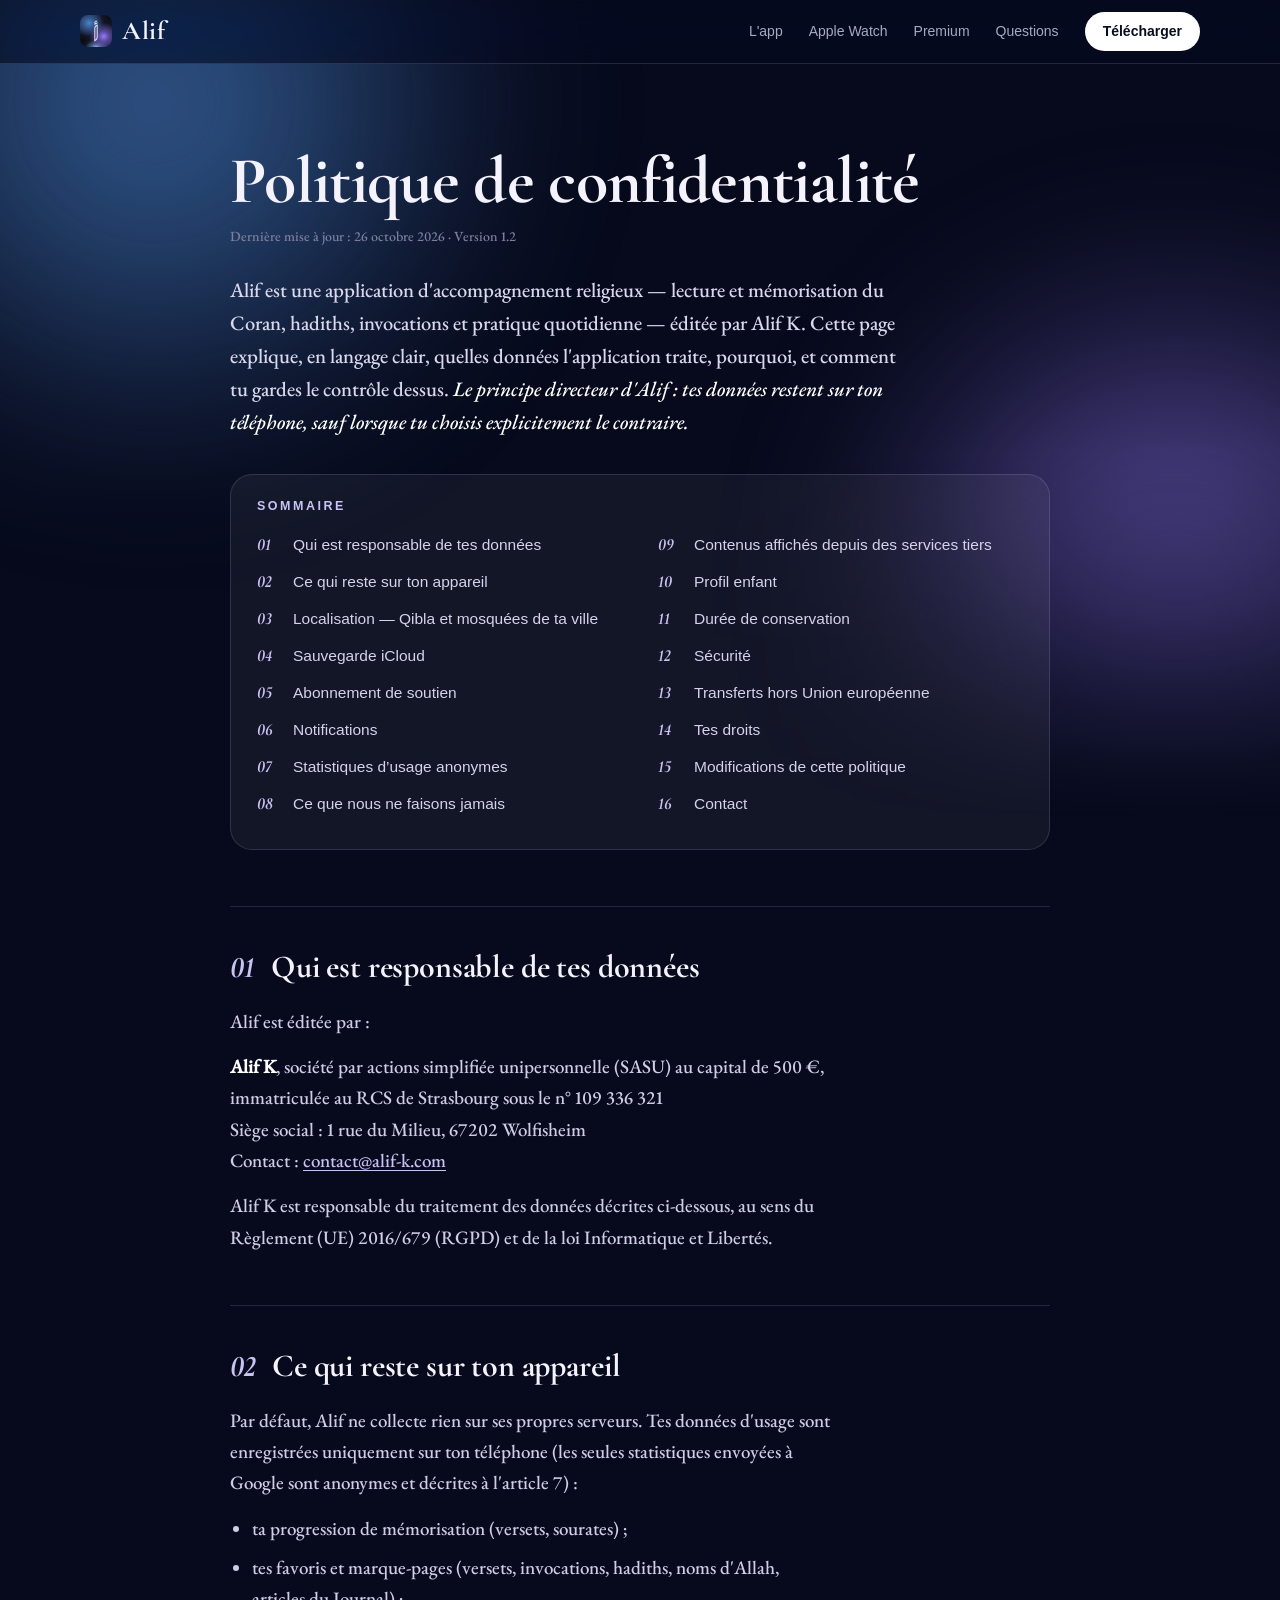
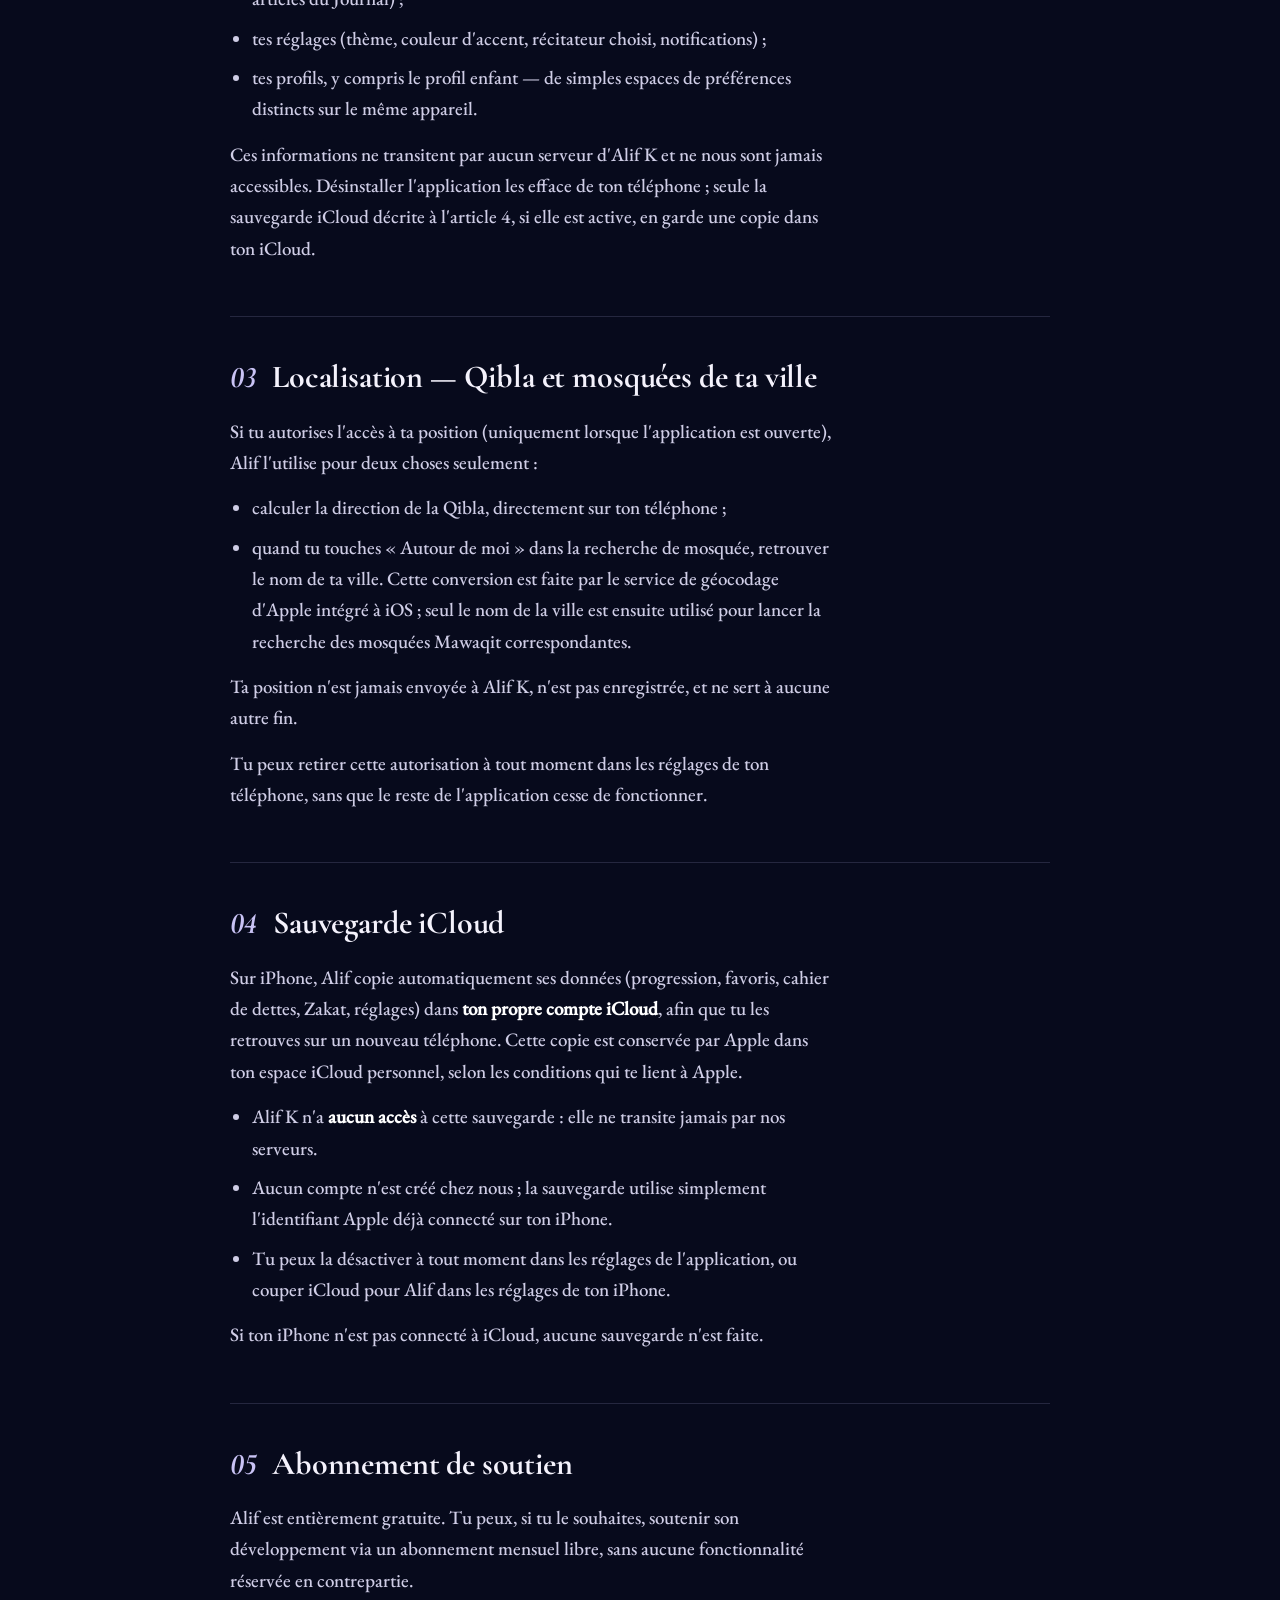
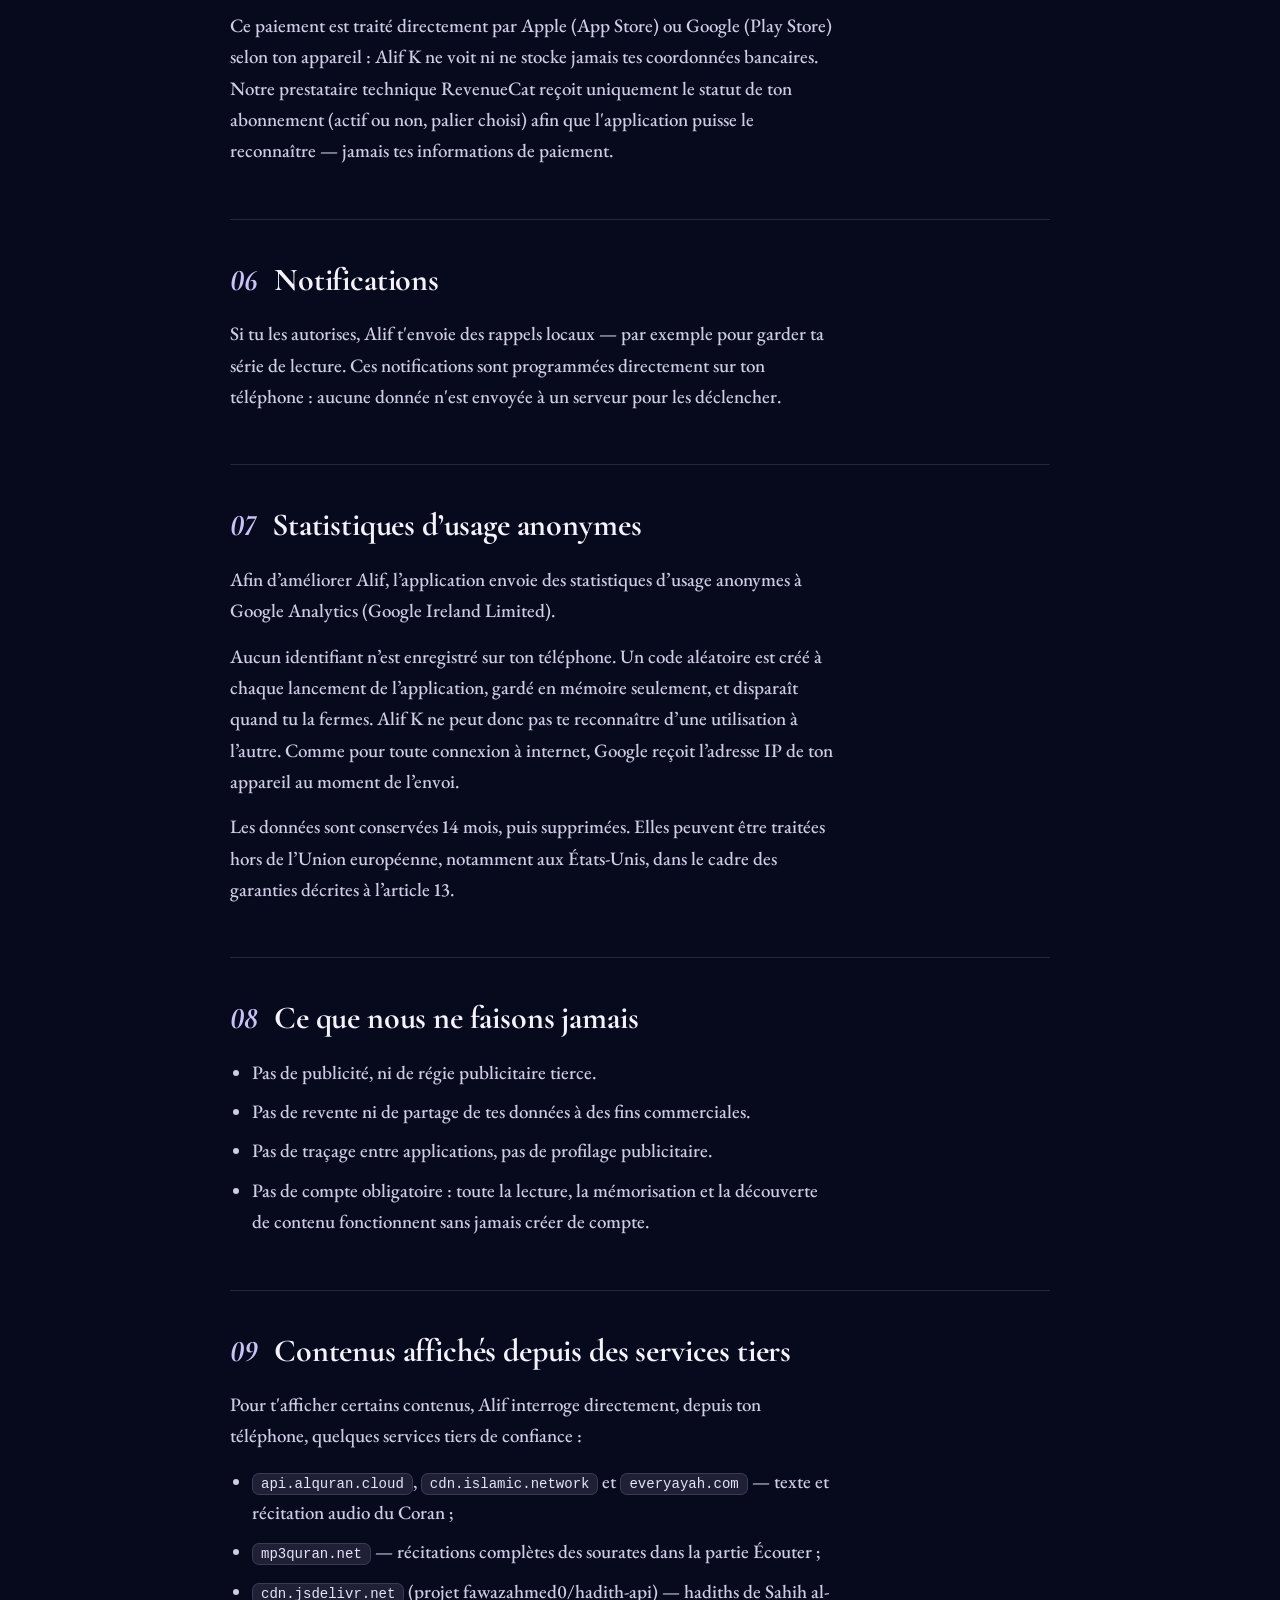
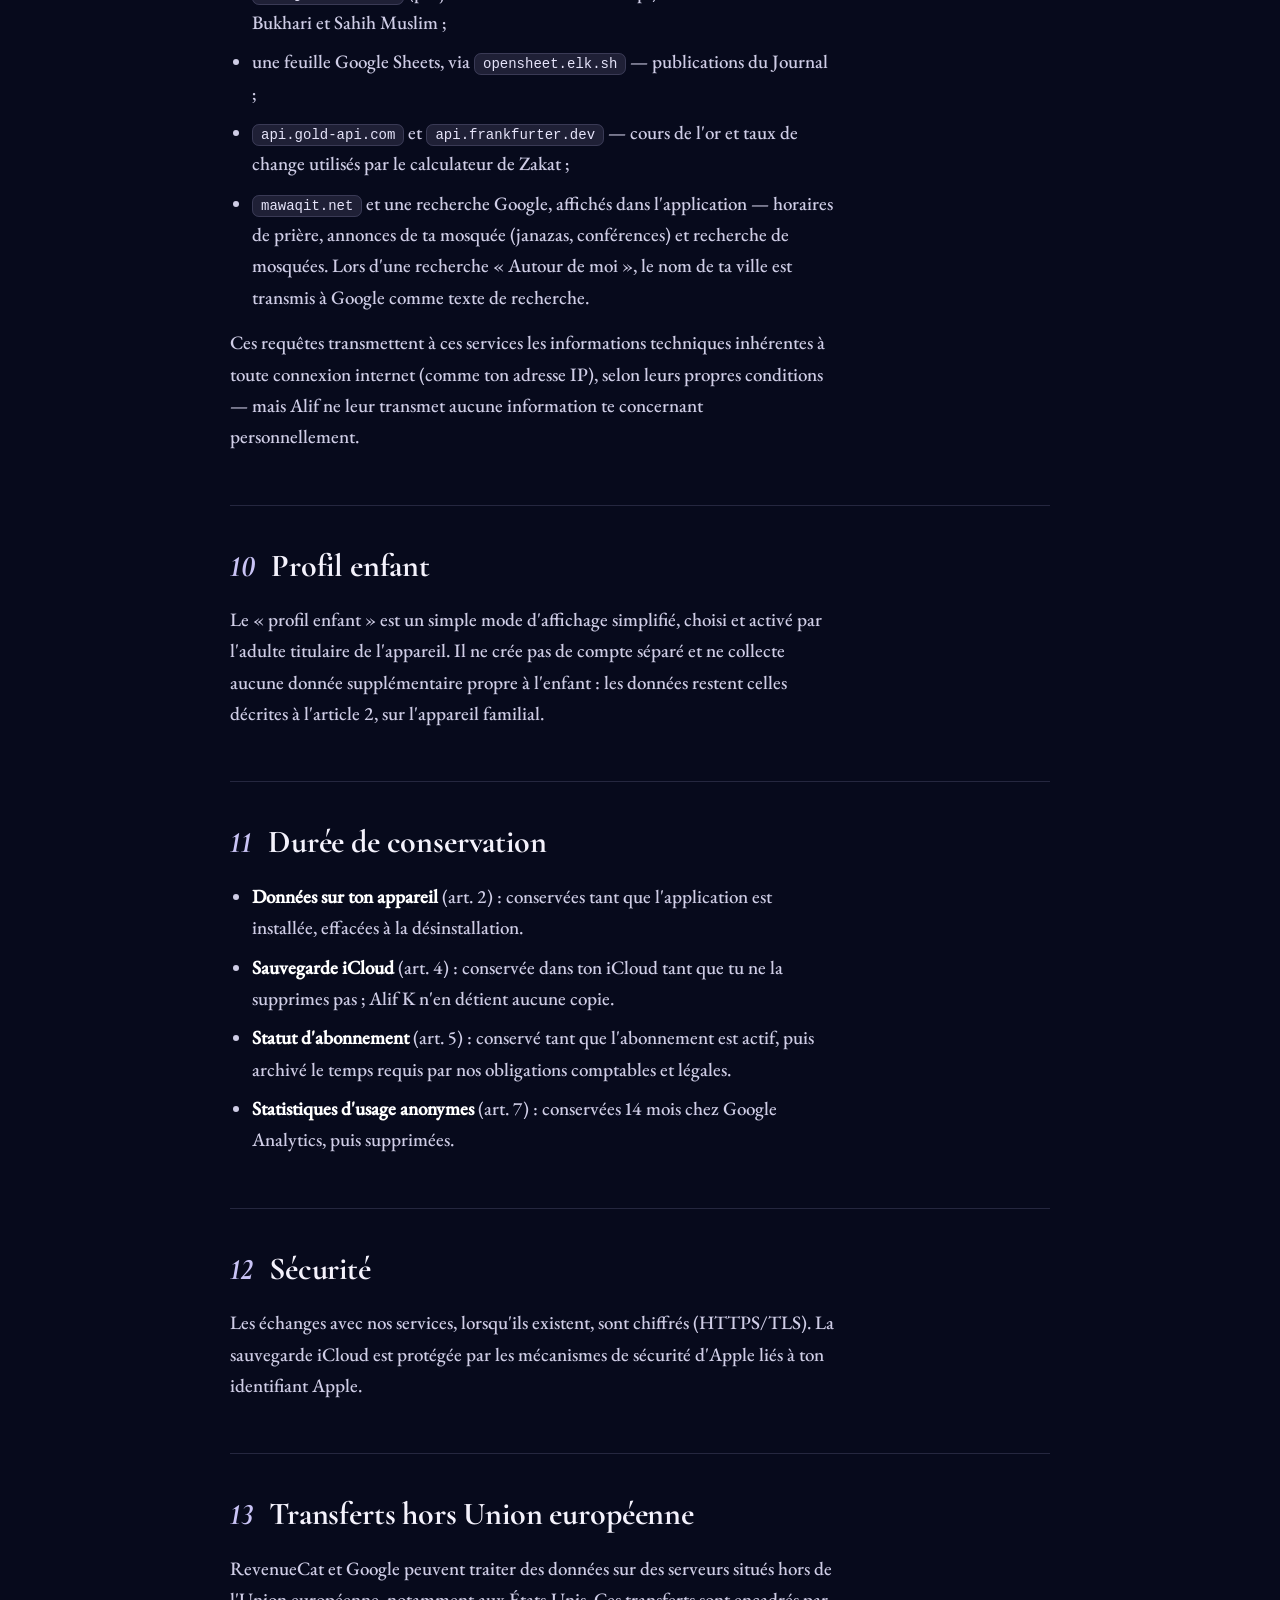
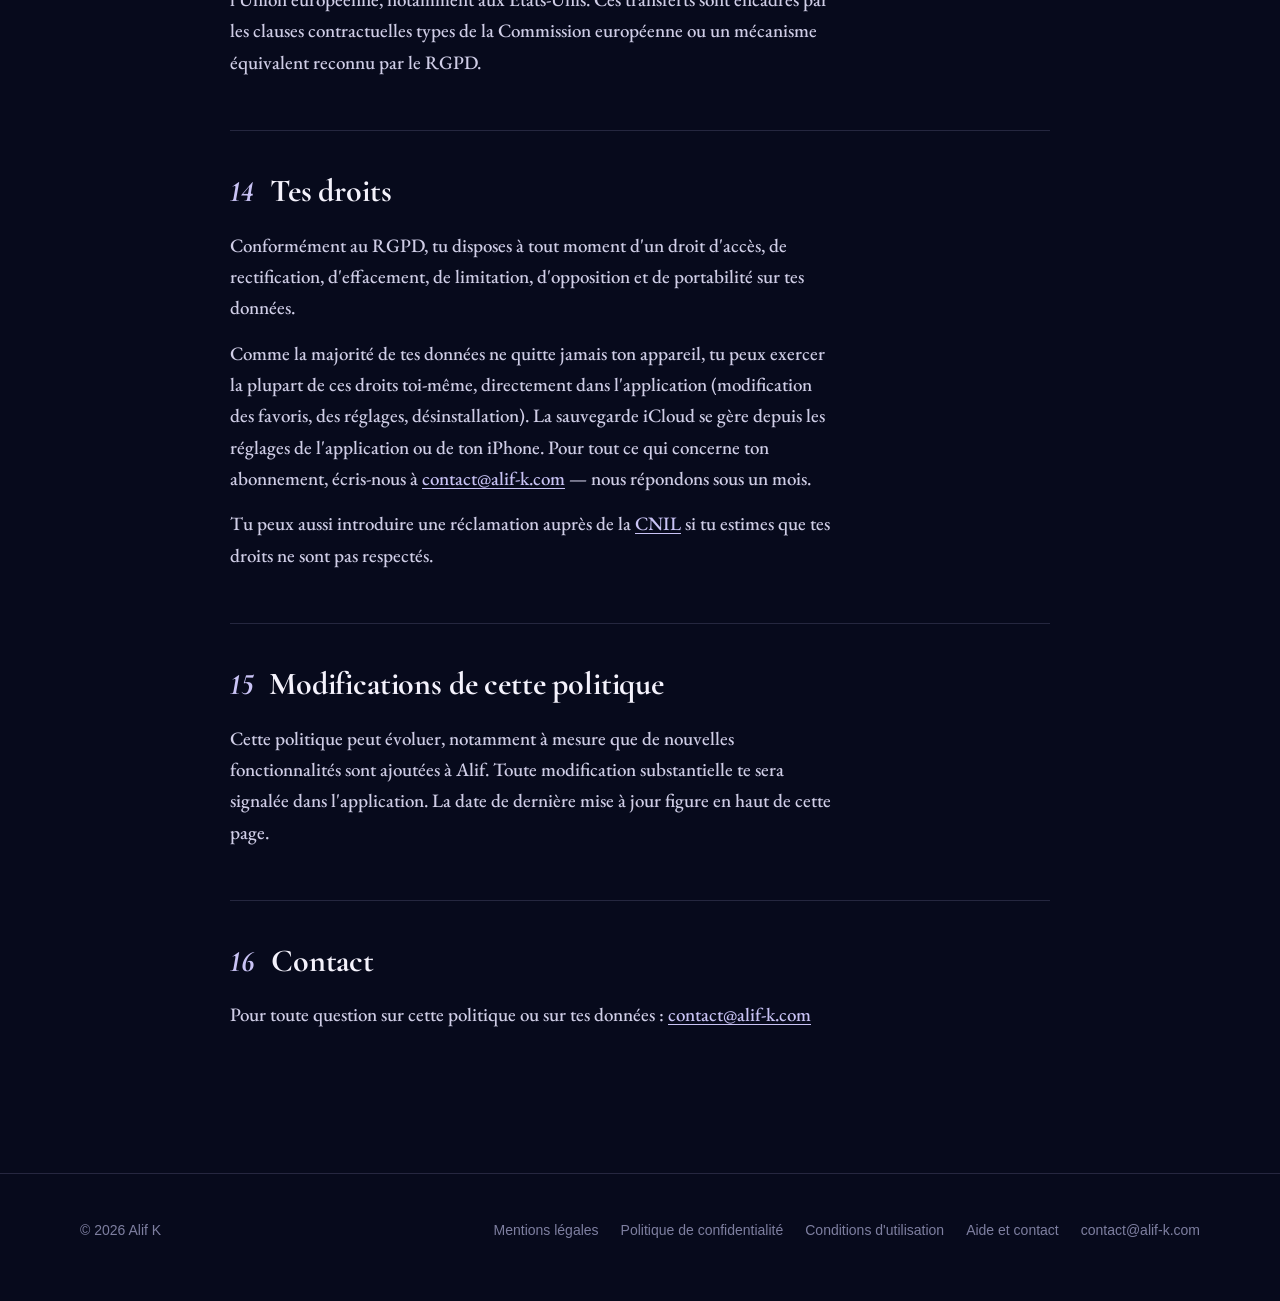
<file: confidentialite/index.html>
<!doctype html>
<html lang="fr">
<head>
  <meta charset="utf-8">
  <meta name="viewport" content="width=device-width,initial-scale=1,viewport-fit=cover">
  <title>Politique de confidentialité · Alif</title>
  <meta name="description" content="Politique de confidentialité de l'application Alif.">
  <meta name="theme-color" content="#070A1C">
  <link rel="icon" href="../assets/img/icone.jpg">
  <link rel="apple-touch-icon" href="/assets/apple-touch-icon.png">
  <link rel="stylesheet" href="../assets/site.css">
</head>
<body>
<header class="nav solid" id="nav">
  <div class="wrap">
    <a class="brand" href="../index.html"><img src="../assets/img/icone.jpg" alt="">Alif</a>
    <nav class="nav-links">
      <a href="../index.html#parcours">L'app</a>
      <a href="../index.html#montre">Apple Watch</a>
      <a href="../index.html#premium">Premium</a>
      <a href="../index.html#faq">Questions</a>
      <a class="pill" href="https://apps.apple.com/app/id6827141032">Télécharger</a>
    </nav>
  </div>
</header>
<main class="legal-page">
  <div class="halo"><i class="a"></i><i class="b"></i></div>
  <div class="wrap legal legal-doc">
  <h1 class="doc-title">Politique de confidentialité</h1>
  <p class="doc-meta">Dernière mise à jour : 26 octobre 2026 · Version 1.2</p>
  <p class="doc-intro">
    Alif est une application d'accompagnement religieux — lecture et mémorisation du Coran, hadiths, invocations
    et pratique quotidienne — éditée par Alif K. Cette page explique, en langage clair, quelles données
    l'application traite, pourquoi, et comment tu gardes le contrôle dessus. <em>Le principe directeur d'Alif :
    tes données restent sur ton téléphone, sauf lorsque tu choisis explicitement le contraire.</em>
  </p>

  <nav class="toc" aria-label="Sommaire">
    <span class="toc-label">Sommaire</span>
    <ol>
      <li><a href="#art-1"><span class="n">01</span>Qui est responsable de tes données</a></li>
      <li><a href="#art-2"><span class="n">02</span>Ce qui reste sur ton appareil</a></li>
      <li><a href="#art-3"><span class="n">03</span>Localisation — Qibla et mosquées de ta ville</a></li>
      <li><a href="#art-4"><span class="n">04</span>Sauvegarde iCloud</a></li>
      <li><a href="#art-5"><span class="n">05</span>Abonnement de soutien</a></li>
      <li><a href="#art-6"><span class="n">06</span>Notifications</a></li>
      <li><a href="#art-7"><span class="n">07</span>Statistiques d’usage anonymes</a></li>
      <li><a href="#art-8"><span class="n">08</span>Ce que nous ne faisons jamais</a></li>
      <li><a href="#art-9"><span class="n">09</span>Contenus affichés depuis des services tiers</a></li>
      <li><a href="#art-10"><span class="n">10</span>Profil enfant</a></li>
      <li><a href="#art-11"><span class="n">11</span>Durée de conservation</a></li>
      <li><a href="#art-12"><span class="n">12</span>Sécurité</a></li>
      <li><a href="#art-13"><span class="n">13</span>Transferts hors Union européenne</a></li>
      <li><a href="#art-14"><span class="n">14</span>Tes droits</a></li>
      <li><a href="#art-15"><span class="n">15</span>Modifications de cette politique</a></li>
      <li><a href="#art-16"><span class="n">16</span>Contact</a></li>
    </ol>
  </nav>

  <section class="article" id="art-1">
    <div class="article-head"><span class="article-num">01</span><h2>Qui est responsable de tes données</h2></div>
    <div class="article-body">
      <p>Alif est éditée par :</p>
      <p>
        <strong>Alif K</strong>, société par actions simplifiée unipersonnelle (SASU)
        au capital de 500 €, immatriculée au RCS de Strasbourg sous le n° 109 336 321<br>
        Siège social : 1 rue du Milieu, 67202 Wolfisheim<br>
        Contact : <a class="inline-link" href="mailto:contact@alif-k.com">contact@alif-k.com</a>
      </p>
      <p>
        Alif K est responsable du traitement des données décrites ci-dessous, au sens du Règlement (UE)
        2016/679 (RGPD) et de la loi Informatique et Libertés.
      </p>
    </div>
  </section>

  <section class="article" id="art-2">
    <div class="article-head"><span class="article-num">02</span><h2>Ce qui reste sur ton appareil</h2></div>
    <div class="article-body">
      <p>Par défaut, Alif ne collecte rien sur ses propres serveurs. Tes données d'usage sont enregistrées uniquement sur ton téléphone (les seules statistiques envoyées à Google sont anonymes et décrites à l'article 7) :</p>
      <ul>
        <li>ta progression de mémorisation (versets, sourates) ;</li>
        <li>tes favoris et marque-pages (versets, invocations, hadiths, noms d'Allah, articles du Journal) ;</li>
        <li>tes réglages (thème, couleur d'accent, récitateur choisi, notifications) ;</li>
        <li>tes profils, y compris le profil enfant — de simples espaces de préférences distincts sur le même appareil.</li>
      </ul>
      <p>
        Ces informations ne transitent par aucun serveur d'Alif K et ne nous sont jamais accessibles.
        Désinstaller l'application les efface de ton téléphone ; seule la sauvegarde iCloud
        décrite à l'article 4, si elle est active, en garde une copie dans ton iCloud.
      </p>
    </div>
  </section>

  <section class="article" id="art-3">
    <div class="article-head"><span class="article-num">03</span><h2>Localisation — Qibla et mosquées de ta ville</h2></div>
    <div class="article-body">
      <p>
        Si tu autorises l'accès à ta position (uniquement lorsque l'application est ouverte), Alif l'utilise
        pour deux choses seulement :
      </p>
      <ul>
        <li>calculer la direction de la Qibla, directement sur ton téléphone ;</li>
        <li>
          quand tu touches « Autour de moi » dans la recherche de mosquée, retrouver le nom de ta ville. Cette
          conversion est faite par le service de géocodage d'Apple intégré à iOS ; seul le nom de la ville est
          ensuite utilisé pour lancer la recherche des mosquées Mawaqit correspondantes.
        </li>
      </ul>
      <p>
        Ta position n'est jamais envoyée à Alif K, n'est pas enregistrée, et ne sert à aucune autre fin.
      </p>
      <p>Tu peux retirer cette autorisation à tout moment dans les réglages de ton téléphone, sans que le reste de l'application cesse de fonctionner.</p>
    </div>
  </section>

  <section class="article" id="art-4">
    <div class="article-head"><span class="article-num">04</span><h2>Sauvegarde iCloud</h2></div>
    <div class="article-body">
      <p>
        Sur iPhone, Alif copie automatiquement ses données (progression, favoris, cahier de dettes, Zakat,
        réglages) dans <strong>ton propre compte iCloud</strong>, afin que tu les retrouves sur un nouveau
        téléphone. Cette copie est conservée par Apple dans ton espace iCloud personnel, selon les conditions
        qui te lient à Apple.
      </p>
      <ul>
        <li>Alif K n'a <strong>aucun accès</strong> à cette sauvegarde : elle ne transite jamais par nos serveurs.</li>
        <li>Aucun compte n'est créé chez nous ; la sauvegarde utilise simplement l'identifiant Apple déjà connecté sur ton iPhone.</li>
        <li>Tu peux la désactiver à tout moment dans les réglages de l'application, ou couper iCloud pour Alif dans les réglages de ton iPhone.</li>
      </ul>
      <p>Si ton iPhone n'est pas connecté à iCloud, aucune sauvegarde n'est faite.</p>
    </div>
  </section>

  <section class="article" id="art-5">
    <div class="article-head"><span class="article-num">05</span><h2>Abonnement de soutien</h2></div>
    <div class="article-body">
      <p>
        Alif est entièrement gratuite. Tu peux, si tu le souhaites, soutenir son développement via un abonnement
        mensuel libre, sans aucune fonctionnalité réservée en contrepartie.
      </p>
      <p>
        Ce paiement est traité directement par Apple (App Store) ou Google (Play Store) selon ton appareil :
        Alif K ne voit ni ne stocke jamais tes coordonnées bancaires. Notre prestataire technique RevenueCat
        reçoit uniquement le statut de ton abonnement (actif ou non, palier choisi) afin que l'application puisse
        le reconnaître — jamais tes informations de paiement.
      </p>
    </div>
  </section>

  <section class="article" id="art-6">
    <div class="article-head"><span class="article-num">06</span><h2>Notifications</h2></div>
    <div class="article-body">
      <p>
        Si tu les autorises, Alif t'envoie des rappels locaux — par exemple pour garder ta série de lecture.
        Ces notifications sont programmées directement sur ton téléphone : aucune donnée n'est envoyée à un
        serveur pour les déclencher.
      </p>
    </div>
  </section>

  <section class="article" id="art-7">
    <div class="article-head"><span class="article-num">07</span><h2>Statistiques d’usage anonymes</h2></div>
    <div class="article-body">
      <p>
        Afin d’améliorer Alif, l’application envoie des statistiques d’usage anonymes à Google Analytics
        (Google Ireland Limited).
      </p>
      <p>
        Aucun identifiant n’est enregistré sur ton téléphone. Un code aléatoire est créé à chaque lancement de
        l’application, gardé en mémoire seulement, et disparaît quand tu la fermes. Alif K ne peut donc pas te
        reconnaître d’une utilisation à l’autre. Comme pour toute connexion à internet, Google reçoit l’adresse IP
        de ton appareil au moment de l’envoi.
      </p>
      <p>
        Les données sont conservées 14 mois, puis supprimées. Elles peuvent être traitées hors de l’Union
        européenne, notamment aux États-Unis, dans le cadre des garanties décrites à l’article 13.
      </p>
    </div>
  </section>

  <section class="article" id="art-8">
    <div class="article-head"><span class="article-num">08</span><h2>Ce que nous ne faisons jamais</h2></div>
    <div class="article-body">
      <ul>
        <li>Pas de publicité, ni de régie publicitaire tierce.</li>
        <li>Pas de revente ni de partage de tes données à des fins commerciales.</li>
        <li>Pas de traçage entre applications, pas de profilage publicitaire.</li>
        <li>Pas de compte obligatoire : toute la lecture, la mémorisation et la découverte de contenu fonctionnent sans jamais créer de compte.</li>
      </ul>
    </div>
  </section>

  <section class="article" id="art-9">
    <div class="article-head"><span class="article-num">09</span><h2>Contenus affichés depuis des services tiers</h2></div>
    <div class="article-body">
      <p>Pour t'afficher certains contenus, Alif interroge directement, depuis ton téléphone, quelques services tiers de confiance :</p>
      <ul>
        <li><code class="svc">api.alquran.cloud</code>, <code class="svc">cdn.islamic.network</code> et <code class="svc">everyayah.com</code> — texte et récitation audio du Coran ;</li>
        <li><code class="svc">mp3quran.net</code> — récitations complètes des sourates dans la partie Écouter ;</li>
        <li><code class="svc">cdn.jsdelivr.net</code> (projet fawazahmed0/hadith-api) — hadiths de Sahih al-Bukhari et Sahih Muslim ;</li>
        <li>une feuille Google Sheets, via <code class="svc">opensheet.elk.sh</code> — publications du Journal ;</li>
        <li><code class="svc">api.gold-api.com</code> et <code class="svc">api.frankfurter.dev</code> — cours de l'or et taux de change utilisés par le calculateur de Zakat ;</li>
        <li><code class="svc">mawaqit.net</code> et une recherche Google, affichés dans l'application — horaires de prière, annonces de ta mosquée (janazas, conférences) et recherche de mosquées. Lors d'une recherche « Autour de moi », le nom de ta ville est transmis à Google comme texte de recherche.</li>
      </ul>
      <p>
        Ces requêtes transmettent à ces services les informations techniques inhérentes à toute connexion
        internet (comme ton adresse IP), selon leurs propres conditions — mais Alif ne leur transmet aucune
        information te concernant personnellement.
      </p>
    </div>
  </section>

  <section class="article" id="art-10">
    <div class="article-head"><span class="article-num">10</span><h2>Profil enfant</h2></div>
    <div class="article-body">
      <p>
        Le « profil enfant » est un simple mode d'affichage simplifié, choisi et activé par l'adulte titulaire
        de l'appareil. Il ne crée pas de compte séparé et ne collecte aucune donnée supplémentaire propre à
        l'enfant : les données restent celles décrites à l'article 2, sur l'appareil familial.
      </p>
    </div>
  </section>

  <section class="article" id="art-11">
    <div class="article-head"><span class="article-num">11</span><h2>Durée de conservation</h2></div>
    <div class="article-body">
      <ul>
        <li><strong>Données sur ton appareil</strong> (art. 2) : conservées tant que l'application est installée, effacées à la désinstallation.</li>
        <li><strong>Sauvegarde iCloud</strong> (art. 4) : conservée dans ton iCloud tant que tu ne la supprimes pas ; Alif K n'en détient aucune copie.</li>
        <li><strong>Statut d'abonnement</strong> (art. 5) : conservé tant que l'abonnement est actif, puis archivé le temps requis par nos obligations comptables et légales.</li>
        <li><strong>Statistiques d'usage anonymes</strong> (art. 7) : conservées 14 mois chez Google Analytics, puis supprimées.</li>
      </ul>
    </div>
  </section>

  <section class="article" id="art-12">
    <div class="article-head"><span class="article-num">12</span><h2>Sécurité</h2></div>
    <div class="article-body">
      <p>
        Les échanges avec nos services, lorsqu'ils existent, sont chiffrés (HTTPS/TLS). La sauvegarde iCloud
        est protégée par les mécanismes de sécurité d'Apple liés à ton identifiant Apple.
      </p>
    </div>
  </section>

  <section class="article" id="art-13">
    <div class="article-head"><span class="article-num">13</span><h2>Transferts hors Union européenne</h2></div>
    <div class="article-body">
      <p>
        RevenueCat et Google peuvent traiter des données sur des serveurs situés hors de l'Union
        européenne, notamment aux États-Unis. Ces transferts sont encadrés par les clauses contractuelles types
        de la Commission européenne ou un mécanisme équivalent reconnu par le RGPD.
      </p>
    </div>
  </section>

  <section class="article" id="art-14">
    <div class="article-head"><span class="article-num">14</span><h2>Tes droits</h2></div>
    <div class="article-body">
      <p>
        Conformément au RGPD, tu disposes à tout moment d'un droit d'accès, de rectification, d'effacement, de
        limitation, d'opposition et de portabilité sur tes données.
      </p>
      <p>
        Comme la majorité de tes données ne quitte jamais ton appareil, tu peux exercer la plupart de ces
        droits toi-même, directement dans l'application (modification des favoris, des réglages, désinstallation).
        La sauvegarde iCloud se gère depuis les réglages de l'application ou de ton iPhone. Pour tout ce qui
        concerne ton abonnement, écris-nous à
        <a class="inline-link" href="mailto:contact@alif-k.com">contact@alif-k.com</a> — nous répondons sous un mois.
      </p>
      <p>
        Tu peux aussi introduire une réclamation auprès de la
        <a class="inline-link" href="https://www.cnil.fr" target="_blank" rel="noopener">CNIL</a>
        si tu estimes que tes droits ne sont pas respectés.
      </p>
    </div>
  </section>

  <section class="article" id="art-15">
    <div class="article-head"><span class="article-num">15</span><h2>Modifications de cette politique</h2></div>
    <div class="article-body">
      <p>
        Cette politique peut évoluer, notamment à mesure que de nouvelles fonctionnalités sont ajoutées à Alif.
        Toute modification substantielle te sera signalée dans l'application. La date de dernière mise à jour
        figure en haut de cette page.
      </p>
    </div>
  </section>

  <section class="article" id="art-16">
    <div class="article-head"><span class="article-num">16</span><h2>Contact</h2></div>
    <div class="article-body">
      <p>
        Pour toute question sur cette politique ou sur tes données :
        <a class="inline-link" href="mailto:contact@alif-k.com">contact@alif-k.com</a>
      </p>
    </div>
  </section>
</div>
</main>
<footer>
  <div class="wrap">
    <span>© 2026 Alif K</span>
    <div class="links">
      <a href="../mentions-legales/index.html">Mentions légales</a>
      <a href="../confidentialite/index.html">Politique de confidentialité</a>
      <a href="../conditions/index.html">Conditions d'utilisation</a>
      <a href="../assistance/index.html">Aide et contact</a>
      <a href="mailto:contact@alif-k.com">contact@alif-k.com</a>
    </div>
  </div>
</footer>
</body>
</html>
</file>
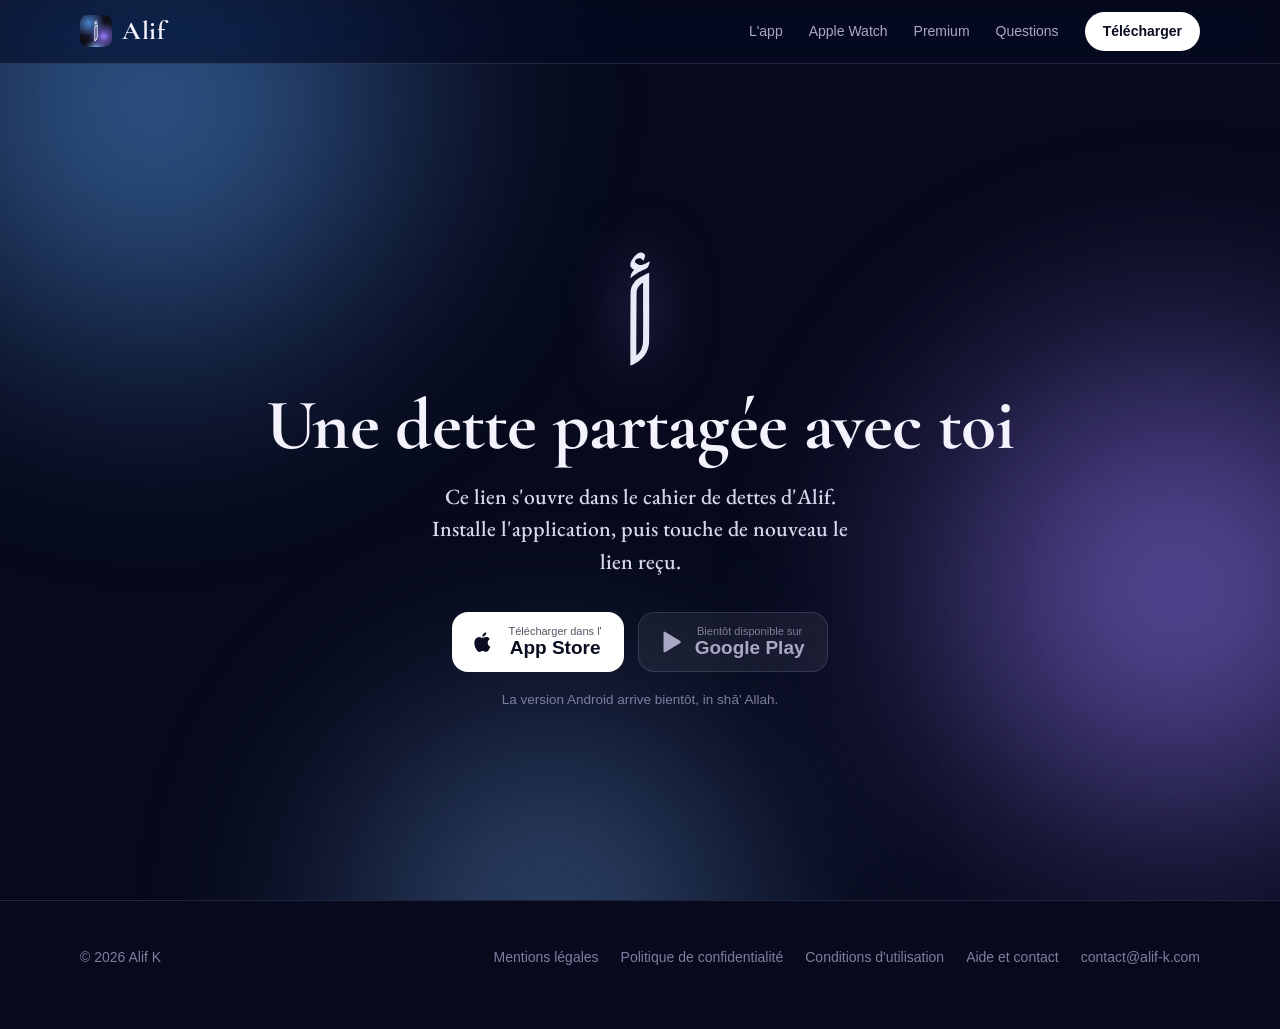
<file: dette/index.html>
<!doctype html>
<html lang="fr">
<head>
  <meta charset="utf-8">
  <meta name="viewport" content="width=device-width,initial-scale=1,viewport-fit=cover">
  <title>Une dette partagée avec toi · Alif</title>
  <meta name="description" content="Une dette a été partagée avec toi depuis le cahier de dettes d'Alif.">
  <meta name="theme-color" content="#070A1C">
  <link rel="icon" href="../assets/img/icone.jpg">
  <link rel="apple-touch-icon" href="/assets/apple-touch-icon.png">
  <link rel="stylesheet" href="../assets/site.css">
</head>
<body>
<header class="nav solid" id="nav">
  <div class="wrap">
    <a class="brand" href="../index.html"><img src="../assets/img/icone.jpg" alt="">Alif</a>
    <nav class="nav-links">
      <a href="../index.html#parcours">L'app</a>
      <a href="../index.html#montre">Apple Watch</a>
      <a href="../index.html#premium">Premium</a>
      <a href="../index.html#faq">Questions</a>
      <a class="pill" href="https://apps.apple.com/app/id6827141032">Télécharger</a>
    </nav>
  </div>
</header>
<main class="landing">
  <div class="halo"><i class="a"></i><i class="b"></i><i class="c"></i></div>
  <div class="wrap center">
    <img class="sym" src="../assets/img/symbole.svg" alt="Alif">
    <h1>Une dette partagée avec toi</h1>
    <p class="lead">Ce lien s'ouvre dans le cahier de dettes d'Alif. Installe l'application, puis touche de nouveau le lien reçu.</p>
    <div class="stores" data-stores></div>
    <p class="note" data-soon-note>La version Android arrive bientôt, in shā' Allah.</p>
  </div>
</main>
<footer>
  <div class="wrap">
    <span>© 2026 Alif K</span>
    <div class="links">
      <a href="../mentions-legales/index.html">Mentions légales</a>
      <a href="../confidentialite/index.html">Politique de confidentialité</a>
      <a href="../conditions/index.html">Conditions d'utilisation</a>
      <a href="../assistance/index.html">Aide et contact</a>
      <a href="mailto:contact@alif-k.com">contact@alif-k.com</a>
    </div>
  </div>
</footer>
<script src="../assets/stores.js"></script>
</body>
</html>
</file>
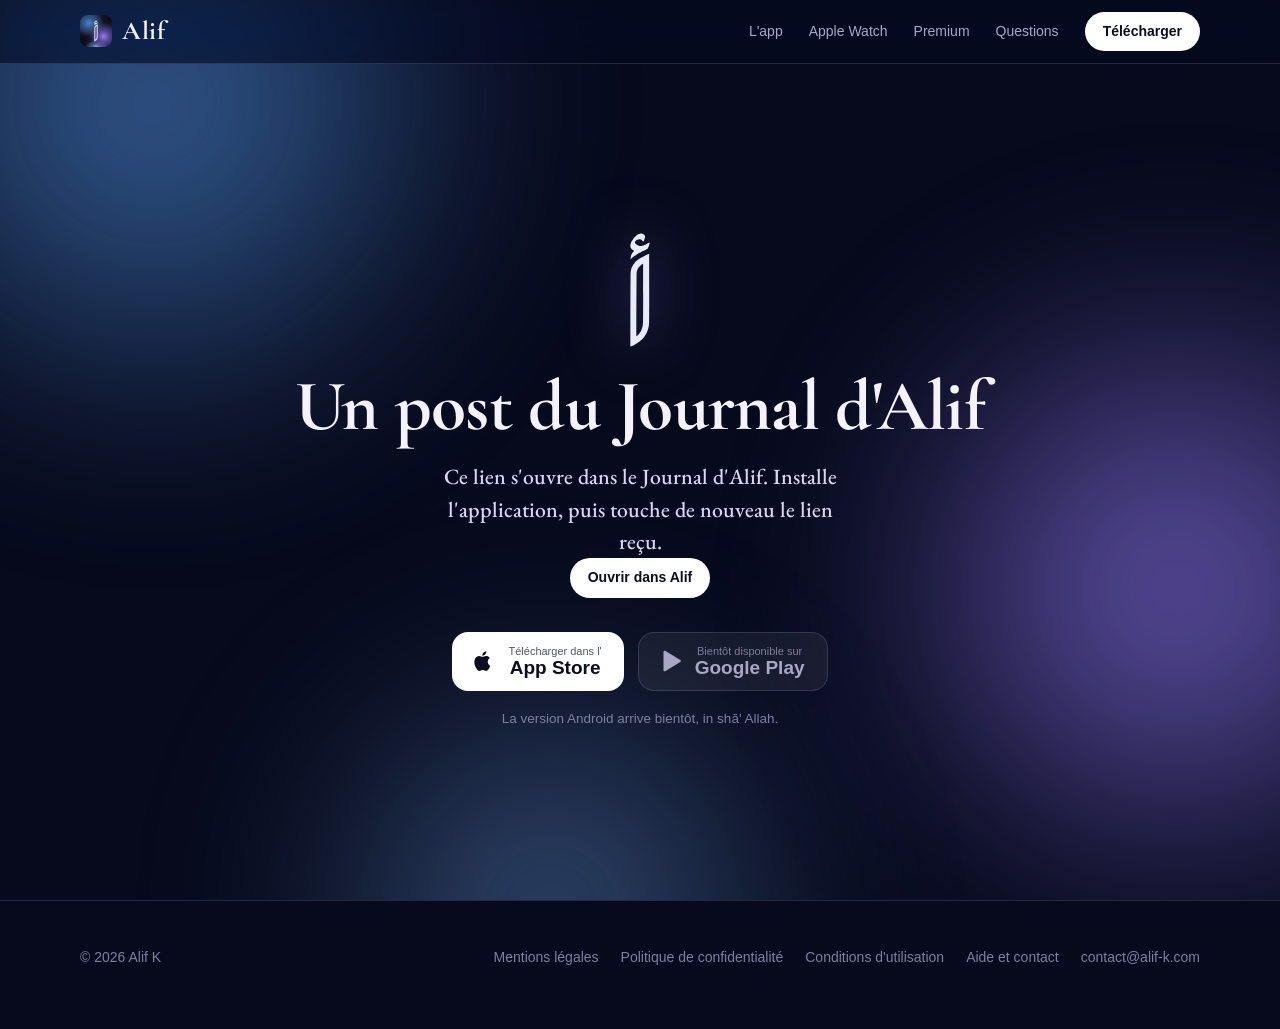
<file: journal/index.html>
<!doctype html>
<html lang="fr">
<head>
  <meta charset="utf-8">
  <meta name="viewport" content="width=device-width,initial-scale=1,viewport-fit=cover">
  <title>Le Journal d'Alif</title>
  <meta name="description" content="Un post du Journal de l'application Alif a été partagé avec toi.">
  <meta name="theme-color" content="#070A1C">
  <link rel="icon" href="../assets/img/icone.jpg">
  <link rel="apple-touch-icon" href="/assets/apple-touch-icon.png">
  <link rel="stylesheet" href="../assets/site.css">
</head>
<body>
<header class="nav solid" id="nav">
  <div class="wrap">
    <a class="brand" href="../index.html"><img src="../assets/img/icone.jpg" alt="">Alif</a>
    <nav class="nav-links">
      <a href="../index.html#parcours">L'app</a>
      <a href="../index.html#montre">Apple Watch</a>
      <a href="../index.html#premium">Premium</a>
      <a href="../index.html#faq">Questions</a>
      <a class="pill" href="https://apps.apple.com/app/id6827141032">Télécharger</a>
    </nav>
  </div>
</header>
<main class="landing">
  <div class="halo"><i class="a"></i><i class="b"></i><i class="c"></i></div>
  <div class="wrap center">
    <img class="sym" src="../assets/img/symbole.svg" alt="Alif">
    <h1 id="postTitle">Un post du Journal d'Alif</h1>
    <p class="lead" id="postLead">Ce lien s'ouvre dans le Journal d'Alif. Installe l'application, puis touche de nouveau le lien reçu.</p>
    <p><a class="pill" id="openApp" href="alif://journal" hidden>Ouvrir dans Alif</a></p>
    <div class="stores" data-stores></div>
    <p class="note" data-soon-note>La version Android arrive bientôt, in shā' Allah.</p>
  </div>
</main>
<footer>
  <div class="wrap">
    <span>© 2026 Alif K</span>
    <div class="links">
      <a href="../mentions-legales/index.html">Mentions légales</a>
      <a href="../confidentialite/index.html">Politique de confidentialité</a>
      <a href="../conditions/index.html">Conditions d'utilisation</a>
      <a href="../assistance/index.html">Aide et contact</a>
      <a href="mailto:contact@alif-k.com">contact@alif-k.com</a>
    </div>
  </div>
</footer>
<script src="../assets/stores.js"></script>
<script>
// The link is https://alif-k.com/journal#p=<post id>. On a phone with Alif the
// app opens at once (universal link); here, a short taste of the post and the
// way to get the app.
(function () {
  var m = /[#?&]p=([A-Za-z0-9_-]+)/.exec(location.hash || location.search);
  if (!m) return;
  var id = m[1];
  var open = document.getElementById('openApp');
  open.href = 'alif://journal?p=' + id;
  open.hidden = false;
  fetch('https://opensheet.elk.sh/1Y6ptOb1shDP-eNp8Z4XFuqIwYL7ibfbISWQlpm9Bguk/Posts')
    .then(function (r) { return r.json(); })
    .then(function (rows) {
      var p = rows.filter(function (x) { return String(x.id) === id; })[0];
      if (!p || !p.title) return;
      var text = String(p.text || '').replace(/\\n/g, ' ').replace(/\s+/g, ' ').trim();
      if (text.length > 220) text = text.slice(0, 220).replace(/\s+\S*$/, '') + '…';
      document.title = p.title + " · Journal d'Alif";
      document.getElementById('postTitle').textContent = p.title;
      document.getElementById('postLead').textContent = text + ' Lis la suite dans l\'application Alif.';
    })
    .catch(function () {});
})();
</script>
</body>
</html>
</file>
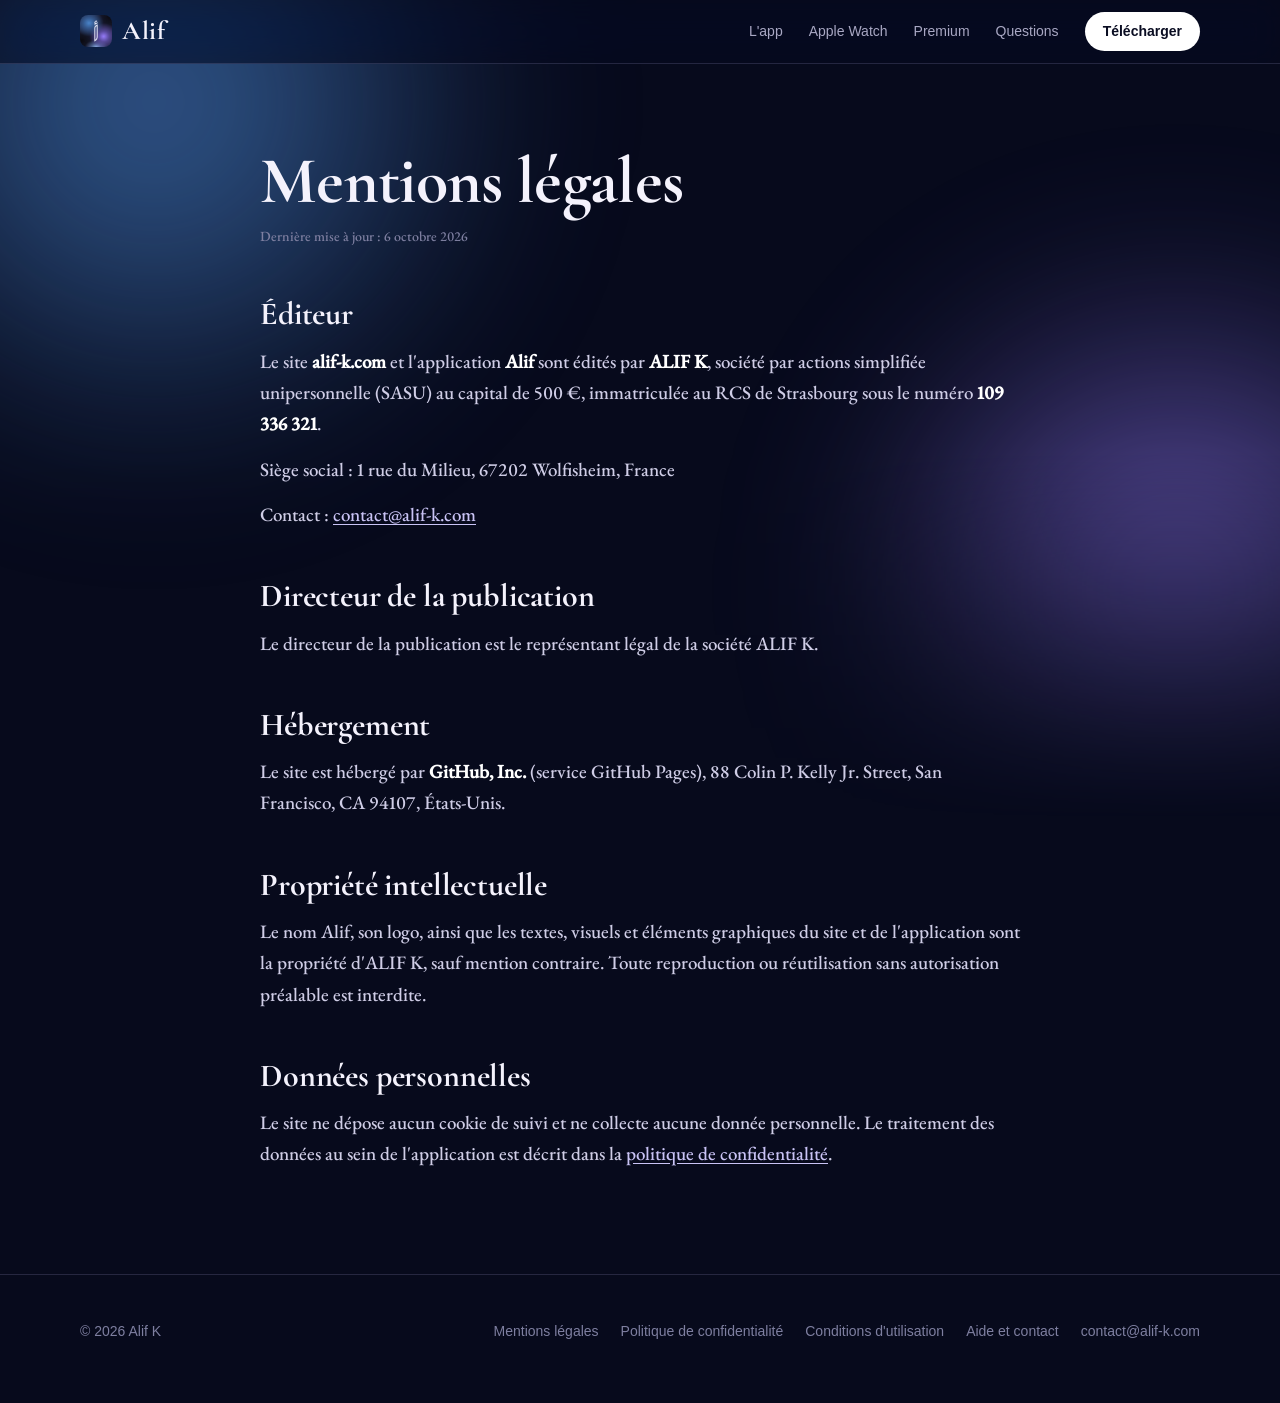
<file: mentions-legales/index.html>
<!doctype html>
<html lang="fr">
<head>
  <meta charset="utf-8">
  <meta name="viewport" content="width=device-width,initial-scale=1,viewport-fit=cover">
  <title>Mentions légales · Alif</title>
  <meta name="description" content="Mentions légales du site alif-k.com et de l'application Alif.">
  <meta name="theme-color" content="#070A1C">
  <link rel="icon" href="../assets/img/icone.jpg">
  <link rel="apple-touch-icon" href="/assets/apple-touch-icon.png">
  <link rel="stylesheet" href="../assets/site.css">
</head>
<body>
<header class="nav solid" id="nav">
  <div class="wrap">
    <a class="brand" href="../index.html"><img src="../assets/img/icone.jpg" alt="">Alif</a>
    <nav class="nav-links">
      <a href="../index.html#parcours">L'app</a>
      <a href="../index.html#montre">Apple Watch</a>
      <a href="../index.html#premium">Premium</a>
      <a href="../index.html#faq">Questions</a>
      <a class="pill" href="https://apps.apple.com/app/id6827141032">Télécharger</a>
    </nav>
  </div>
</header>
<main class="legal-page">
  <div class="halo"><i class="a"></i><i class="b"></i></div>
  <article class="wrap legal">
      <h1>Mentions légales</h1>
      <p class="meta">Dernière mise à jour : 6 octobre 2026</p>

      <h2>Éditeur</h2>
      <p>
        Le site <strong>alif-k.com</strong> et l'application <strong>Alif</strong> sont édités par
        <strong>ALIF K</strong>, société par actions simplifiée unipersonnelle (SASU) au capital de 500 €,
        immatriculée au RCS de Strasbourg sous le numéro <strong>109 336 321</strong>.
      </p>
      <p>Siège social : 1 rue du Milieu, 67202 Wolfisheim, France</p>
      <p>Contact : <a href="mailto:contact@alif-k.com">contact@alif-k.com</a></p>

      <h2>Directeur de la publication</h2>
      <p>Le directeur de la publication est le représentant légal de la société ALIF K.</p>

      <h2>Hébergement</h2>
      <p>
        Le site est hébergé par <strong>GitHub, Inc.</strong> (service GitHub Pages),
        88 Colin P. Kelly Jr. Street, San Francisco, CA 94107, États-Unis.
      </p>

      <h2>Propriété intellectuelle</h2>
      <p>
        Le nom Alif, son logo, ainsi que les textes, visuels et éléments graphiques du site et de
        l'application sont la propriété d'ALIF K, sauf mention contraire. Toute reproduction ou
        réutilisation sans autorisation préalable est interdite.
      </p>

      <h2>Données personnelles</h2>
      <p>
        Le site ne dépose aucun cookie de suivi et ne collecte aucune donnée personnelle. Le traitement
        des données au sein de l'application est décrit dans la
        <a href="/confidentialite/">politique de confidentialité</a>.
      </p>
    </article>
</main>
<footer>
  <div class="wrap">
    <span>© 2026 Alif K</span>
    <div class="links">
      <a href="../mentions-legales/index.html">Mentions légales</a>
      <a href="../confidentialite/index.html">Politique de confidentialité</a>
      <a href="../conditions/index.html">Conditions d'utilisation</a>
      <a href="../assistance/index.html">Aide et contact</a>
      <a href="mailto:contact@alif-k.com">contact@alif-k.com</a>
    </div>
  </div>
</footer>
</body>
</html>
</file>
<file: assets/site.css>
@font-face{font-family:Corm;src:url("fonts/CormorantGaramond_700Bold.ttf");font-weight:700;font-display:swap}
@font-face{font-family:Corm;src:url("fonts/CormorantGaramond_600SemiBold.ttf");font-weight:600;font-display:swap}
@font-face{font-family:Corm;src:url("fonts/CormorantGaramond_700Bold_Italic.ttf");font-weight:700;font-style:italic;font-display:swap}
@font-face{font-family:EB;src:url("fonts/EBGaramond_500Medium.ttf");font-weight:500;font-display:swap}
@font-face{font-family:EB;src:url("fonts/EBGaramond_500Medium_Italic.ttf");font-weight:500;font-style:italic;font-display:swap}

:root{
  --bg:#070A1C; --bg2:#0B1030; --tx:#F4F2FC; --mu:#A9A8C4; --faint:#7E7FA0;
  --blue:#4A86D0; --violet:#8F76F0; --lav:#C9C3F5; --line:rgba(201,195,245,.16);
  --card:rgba(255,255,255,.05); --ease:cubic-bezier(.2,.7,.2,1);
  --serif:"Corm","Cormorant Garamond",Georgia,serif; --read:"EB",Georgia,serif;
  --sans:-apple-system,BlinkMacSystemFont,"SF Pro Text","Inter",Helvetica,Arial,sans-serif;
}
*{margin:0;padding:0;box-sizing:border-box}
html{scroll-behavior:smooth;-webkit-text-size-adjust:100%}
html,body{overflow-x:clip}
body{background:var(--bg);color:var(--tx);font-family:var(--sans);line-height:1.55;font-variant-numeric:lining-nums;-webkit-font-smoothing:antialiased}
main,section{overflow-x:clip}
a{color:inherit;text-decoration:none}
img{display:block;max-width:100%}
.wrap{width:min(1120px,100% - 40px);margin-inline:auto}

/* header */
.nav{position:fixed;inset:0 0 auto 0;z-index:50;height:64px;display:flex;align-items:center;transition:background .4s,backdrop-filter .4s,border-color .4s;border-bottom:1px solid transparent}
.nav.solid{background:rgba(7,10,28,.62);backdrop-filter:saturate(1.6) blur(18px);-webkit-backdrop-filter:saturate(1.6) blur(18px);border-color:var(--line)}
.nav .wrap{display:flex;align-items:center;justify-content:space-between}
.brand{display:flex;align-items:center;gap:10px;font-family:var(--serif);font-weight:700;font-size:26px;letter-spacing:.02em}
.brand img{width:32px;height:32px;border-radius:8px}
.nav-links{display:flex;gap:26px;align-items:center;font-size:14px;color:var(--mu)}
.nav-links a:hover{color:var(--tx)}
.pill{display:inline-flex;align-items:center;gap:8px;padding:9px 18px;border-radius:99px;background:#fff;color:#0A0D22;font-weight:600;font-size:14px;transition:transform .3s var(--ease),box-shadow .3s}
.pill:hover{transform:translateY(-1px);box-shadow:0 8px 28px rgba(143,118,240,.35)}

/* halo background */
.halo{position:absolute;inset:0;overflow:hidden;pointer-events:none;z-index:0}
.halo i{position:absolute;border-radius:50%;filter:blur(90px);opacity:.75;will-change:transform}
.halo .a{width:60vmax;height:60vmax;left:-18vmax;top:-22vmax;background:radial-gradient(circle,var(--blue),transparent 68%);animation:driftA 26s ease-in-out infinite alternate}
.halo .b{width:56vmax;height:56vmax;right:-20vmax;top:18vmax;background:radial-gradient(circle,var(--violet),transparent 68%);animation:driftB 32s ease-in-out infinite alternate}
.halo .c{width:46vmax;height:46vmax;left:20vmax;bottom:-24vmax;background:radial-gradient(circle,#6FA3E6,transparent 70%);opacity:.5;animation:driftA 38s ease-in-out infinite alternate-reverse}
@keyframes driftA{to{transform:translate3d(8vmax,6vmax,0) scale(1.12)}}
@keyframes driftB{to{transform:translate3d(-9vmax,-5vmax,0) scale(1.1)}}

/* hero */
.hero{position:relative;min-height:100svh;padding:120px 0 40px;display:flex;align-items:center;overflow:hidden}
.hero .wrap{position:relative;z-index:1;display:grid;grid-template-columns:1.05fr .95fr;gap:40px;align-items:center}
.eyebrow{font-size:12.5px;letter-spacing:.3em;text-transform:uppercase;color:var(--lav);font-weight:600}
h1{font-family:var(--serif);font-weight:700;font-size:clamp(44px,5.4vw,80px);line-height:.98;letter-spacing:-.01em;margin:18px 0 22px}
h1 em{font-style:italic;color:var(--lav)}
.lead{font-family:var(--read);font-size:clamp(19px,1.7vw,23px);line-height:1.5;color:#D9D7EE;max-width:34ch}
.cta{display:flex;gap:14px;flex-wrap:wrap;margin-top:34px;align-items:center}
.store{display:inline-flex;align-items:center;gap:12px;padding:12px 22px 12px 18px;border-radius:16px;background:#fff;color:#0A0D22;transition:transform .3s var(--ease),box-shadow .3s}
.store:hover{transform:translateY(-2px);box-shadow:0 14px 40px rgba(143,118,240,.4)}
.store svg{width:26px;height:26px}
.store small{display:block;font-size:11px;opacity:.7;line-height:1.1}
.store strong{display:block;font-size:19px;line-height:1.15;font-weight:650}
.store.soon{background:rgba(255,255,255,.06);color:var(--mu);border:1px solid var(--line);pointer-events:none}
.note{font-size:13.5px;color:var(--faint);margin-top:14px}
.hero-phone{display:flex;justify-content:center;perspective:1400px}
.hero-phone .phone{--w:min(330px,70vw);transform:translateY(var(--py,0)) rotateY(var(--ry,-8deg)) rotateX(4deg) scale(var(--sc,1));transition:transform .2s linear}

/* phone frame */
.phone{width:var(--w,300px);aspect-ratio:1206/2622;border-radius:calc(var(--w,300px)*.17);padding:calc(var(--w,300px)*.032);background:linear-gradient(160deg,#3a3f63,#10122a 55%,#272b4d);box-shadow:0 0 0 1.5px rgba(255,255,255,.14) inset,0 50px 120px -20px rgba(80,90,220,.55),0 25px 60px rgba(0,0,0,.6);position:relative}
.screen{position:relative;width:100%;height:100%;border-radius:calc(var(--w,300px)*.138);overflow:hidden;background:#05060f}
.screen img{position:absolute;inset:0;width:100%;height:100%;object-fit:cover}

/* sections */
section{position:relative}
.sec{padding:clamp(80px,12vw,160px) 0}
h2{font-family:var(--serif);font-weight:700;font-size:clamp(36px,4.6vw,66px);line-height:1.02;letter-spacing:-.005em}
h2 em{font-style:italic;color:var(--lav)}
.center{text-align:center}
.sub{font-family:var(--read);font-size:clamp(18px,1.6vw,22px);color:#D0CEE8;max-width:46ch;margin:18px auto 0}

/* story (sticky phone) */
.story{position:relative;background:linear-gradient(180deg,var(--bg),#0A0E2A 20%,#0A0E2A 80%,var(--bg))}
.story .wrap{display:grid;grid-template-columns:1fr 1fr;gap:60px}
.steps .step{min-height:100svh;display:flex;flex-direction:column;justify-content:center;max-width:460px;opacity:.28;transform:translateX(-10px);transition:opacity .6s var(--ease),transform .6s var(--ease)}
.steps .step.on{opacity:1;transform:none}
.step .n{font-family:var(--serif);font-style:italic;color:var(--lav);font-size:22px;margin-bottom:10px}
.step h3{font-family:var(--serif);font-weight:700;font-size:clamp(34px,3.6vw,52px);line-height:1.04}
.step p{font-family:var(--read);font-size:clamp(18px,1.5vw,21px);color:#D0CEE8;margin-top:16px}
.sticky{position:sticky;top:0;height:100svh;display:flex;align-items:center;justify-content:center}
.sticky .glow{position:absolute;width:min(520px,100vw);height:min(520px,100vw);border-radius:50%;background:radial-gradient(circle,rgba(143,118,240,.5),rgba(74,134,208,.22) 50%,transparent 70%);filter:blur(30px);transition:transform 1s var(--ease)}
.sticky .phone{--w:min(310px,38vh*0.46*1.9,78vw);z-index:1}
.sticky .screen img{opacity:0;transform:scale(1.04);transition:opacity .7s var(--ease),transform 1.1s var(--ease)}
.sticky .screen img.on{opacity:1;transform:none}

/* watch */
.watch{overflow:hidden}
.watch .halo i{opacity:.5}
.watch .wrap{position:relative;z-index:1}
.watches{display:flex;gap:clamp(24px,5vw,70px);justify-content:center;margin-top:70px;perspective:1200px;flex-wrap:wrap}
.wframe{width:min(250px,60vw);aspect-ratio:416/496;border-radius:62px;padding:16px;background:linear-gradient(150deg,#454a70,#10122a 55%,#2c3052);box-shadow:0 0 0 1.5px rgba(255,255,255,.14) inset,0 40px 90px -20px rgba(80,90,220,.55);position:relative;transform:rotateY(var(--ry,0deg)) rotateX(var(--rx,0deg)) translateY(var(--fy,0));transition:transform .35s var(--ease)}
.wframe:before{content:"";position:absolute;right:-9px;top:38%;width:9px;height:64px;border-radius:0 6px 6px 0;background:linear-gradient(#5a5f88,#23264a)}
.wframe .screen{border-radius:48px;background:#000}
.wframe .screen img{object-fit:contain}
.wframe.two{margin-top:46px}
.badge{display:inline-block;margin-top:28px;font-size:13px;letter-spacing:.14em;text-transform:uppercase;color:var(--lav);border:1px solid var(--line);padding:7px 14px;border-radius:99px;background:var(--card)}

/* premium */
.plans{display:grid;grid-template-columns:1fr 1fr;gap:22px;margin-top:64px}
.plan{border-radius:28px;padding:clamp(26px,3vw,40px);background:var(--card);border:1px solid var(--line);backdrop-filter:blur(8px)}
.plan.pro{background:linear-gradient(160deg,rgba(143,118,240,.22),rgba(74,134,208,.12));border-color:rgba(201,195,245,.34)}
.plan h3{font-family:var(--serif);font-size:34px;font-weight:700}
.plan .tag{font-size:12.5px;letter-spacing:.2em;text-transform:uppercase;color:var(--lav);font-weight:600;margin-bottom:8px}
.plan ul{list-style:none;margin-top:22px;display:grid;gap:13px}
.plan li{display:flex;gap:12px;align-items:flex-start;color:#DAD8EE;font-size:16.5px}
.plan li:before{content:"";flex:none;width:7px;height:7px;border-radius:50%;margin-top:.62em;background:var(--lav)}
.plan.pro li:before{background:#fff;box-shadow:0 0 12px var(--lav)}
.fine{margin-top:22px;text-align:center;font-size:13.5px;color:var(--faint)}

/* faq */
.faq{max-width:780px;margin:56px auto 0}
details{border-bottom:1px solid var(--line)}
summary{list-style:none;cursor:pointer;padding:24px 4px;font-family:var(--serif);font-weight:700;font-size:26px;display:flex;justify-content:space-between;align-items:center;gap:20px}
summary::-webkit-details-marker{display:none}
summary:after{content:"+";font-family:var(--sans);font-weight:300;font-size:32px;color:var(--lav);transition:transform .35s var(--ease)}
details[open] summary:after{transform:rotate(45deg)}
details .ans{display:grid;grid-template-rows:0fr;transition:grid-template-rows .45s var(--ease)}
details[open] .ans{grid-template-rows:1fr}
details .ans>div{overflow:hidden}
details p{font-family:var(--read);font-size:19px;color:#CFCDE6;padding:0 4px 26px;max-width:60ch}
details a{color:var(--lav);text-decoration:underline;text-underline-offset:3px}

/* download / qr */
.dl{overflow:hidden;text-align:center}
.dl .wrap{position:relative;z-index:1}
.dl .row{display:flex;gap:56px;justify-content:center;align-items:center;margin-top:54px;flex-wrap:wrap}
.qr{background:#fff;border-radius:26px;padding:16px;width:210px;box-shadow:0 30px 80px -20px rgba(143,118,240,.6)}
.qr img{width:100%;border-radius:10px}
.or{color:var(--faint);font-size:14px;letter-spacing:.2em;text-transform:uppercase}

footer{border-top:1px solid var(--line);padding:46px 0 60px;color:var(--faint);font-size:14px}
footer .wrap{display:flex;justify-content:space-between;gap:24px;flex-wrap:wrap;align-items:center}
footer .links{display:flex;gap:22px;flex-wrap:wrap}
footer a:hover{color:var(--tx)}

/* reveal */
.rv{opacity:0;transform:translateY(34px);transition:opacity 1s var(--ease),transform 1s var(--ease);transition-delay:var(--d,0s)}
.rv.in{opacity:1;transform:none}
.rv-scale{opacity:0;transform:translateY(40px) scale(.94);transition:opacity 1.1s var(--ease),transform 1.1s var(--ease);transition-delay:var(--d,0s)}
.rv-scale.in{opacity:1;transform:none}

.sticky-cta{display:none}
@media(max-width:860px){
  .nav-links a:not(.pill){display:none}
  .hero{min-height:auto;padding:104px 0 56px}
  .hero .wrap{grid-template-columns:1fr;text-align:center;gap:28px}
  .lead{margin-inline:auto}.cta{justify-content:center}.chips{justify-content:center}
  .hero-phone .phone{--w:min(250px,64vw)}
  .halo i{filter:blur(70px)}
  /* the phone stays on top while the steps pass beneath it */
  .story .wrap{grid-template-columns:1fr;gap:0}
  .sticky{order:-1;position:sticky;top:64px;height:calc(52svh - 4px);min-height:300px;z-index:2;background:linear-gradient(#0A0E2A 82%,rgba(10,14,42,0));padding-top:10px}
  .sticky .phone{--w:min(190px,calc((52svh - 56px) * .46))}
  .sticky .glow{width:300px;height:300px}
  .steps .step{min-height:46svh;max-width:none;text-align:center;align-items:center;justify-content:flex-start;padding-top:44px;transform:none}
  .step h3{font-size:clamp(30px,8vw,38px)}
  .step p{font-size:18px}
  .plans{grid-template-columns:1fr}
  .store{width:100%;justify-content:center}
  .watches{margin-top:44px}
  .sec{padding:72px 0}
  /* a QR code cannot be scanned from the phone showing it */
  .qr-only,.qr,.or{display:none}
  .dl .row{margin-top:36px}
  .dl .row .store{width:auto}
  /* the unavailable Android store is a quiet line, not a second big button */
  .hero .cta{gap:12px}
  .hero .store.soon{width:auto;background:none;border:0;padding:2px 0;gap:0;justify-content:center;font-size:13.5px;color:var(--faint)}
  .hero .store.soon svg{display:none}
  .hero .store.soon small,.hero .store.soon strong{display:inline;font-size:13.5px;font-weight:500;opacity:1}
  .hero .store.soon strong{margin-left:.3em}
  .chips li{font-size:12.5px;padding:6px 12px}
  /* the two watches side by side */
  .watches{flex-wrap:nowrap;gap:16px;margin-top:40px}
  .wframe{width:min(150px,40vw);border-radius:40px;padding:10px}
  .wframe .screen{border-radius:30px}
  .wframe:before{width:6px;height:40px;right:-6px}
  .wframe.two{margin-top:36px}
  .badge{font-size:11.5px;letter-spacing:.1em;padding:7px 14px;max-width:100%}
  /* footer: tidy columns, comfortable to touch */
  footer .wrap{flex-direction:column;align-items:flex-start;gap:14px}
  footer .links{display:grid;grid-template-columns:1fr 1fr;gap:0 18px;width:100%}
  footer .links a{padding:11px 0}
  footer{padding-bottom:calc(96px + env(safe-area-inset-bottom))}
  /* a download button that follows the reader, once past the top of the page */
  .sticky-cta{display:flex;position:fixed;left:16px;right:16px;bottom:calc(12px + env(safe-area-inset-bottom));z-index:60;align-items:center;justify-content:center;gap:10px;padding:14px 18px;border-radius:16px;background:#fff;color:#0A0D22;font-weight:650;font-size:16px;box-shadow:0 14px 40px rgba(5,6,20,.55);transform:translateY(calc(100% + 24px));transition:transform .45s var(--ease);-webkit-tap-highlight-color:transparent}
  .sticky-cta.on{transform:none}
  .sticky-cta svg{width:20px;height:20px}
}

/* chips under the hero buttons */
.chips{list-style:none;display:flex;gap:10px;flex-wrap:wrap;margin-top:22px}
.chips li{font-size:13.5px;color:#D9D7EE;border:1px solid var(--line);background:var(--card);padding:7px 14px;border-radius:99px}
.chips li:nth-child(2){border-color:rgba(201,195,245,.45);color:#fff}

/* text pages (conditions, mentions, assistance, confidentialité) */
.legal-page{position:relative;padding:130px 0 90px;overflow:hidden;min-height:80svh}
.legal-page .halo{height:820px;bottom:auto;-webkit-mask-image:linear-gradient(#000 55%,transparent);mask-image:linear-gradient(#000 55%,transparent)}
.legal{position:relative;z-index:1;max-width:760px}
.legal h1{font-family:var(--serif);font-weight:700;font-size:clamp(40px,5.4vw,66px);line-height:1.02;margin-bottom:10px}
.legal .meta{color:var(--faint);font-size:14px;margin:0 0 44px}
.legal h2{font-family:var(--serif);font-weight:700;font-size:clamp(26px,2.6vw,32px);line-height:1.1;margin:48px 0 14px;color:var(--tx)}
.legal p,.legal li{font-family:var(--read);font-size:19px;line-height:1.65;color:#CFCDE6}
.legal p{margin:0 0 14px}
.legal ul,.legal ol{margin:0 0 14px;padding-left:22px}
.legal li{margin-bottom:8px}
.legal strong{color:#fff;font-weight:600}
.legal a{color:var(--lav);text-decoration:underline;text-underline-offset:3px}
.legal a:hover{color:#fff}
/* politique de confidentialité */
.legal-doc{max-width:820px}
.legal-doc .doc-title{font-family:var(--serif);font-weight:700;font-size:clamp(40px,5.4vw,66px);line-height:1.02;margin-bottom:10px}
.legal-doc .doc-meta{color:var(--faint);font-size:14px;margin-bottom:26px}
.legal-doc .doc-intro{font-size:20.5px;line-height:1.6;color:#DAD8EE;margin-bottom:36px;max-width:62ch}
.legal-doc .doc-intro em{color:#fff;font-style:italic}
.legal-doc nav.toc{border:1px solid var(--line);background:var(--card);border-radius:22px;padding:22px 26px;margin:0 0 56px}
.legal-doc .toc-label{display:block;font-size:12.5px;letter-spacing:.2em;text-transform:uppercase;color:var(--lav);font-weight:600;margin-bottom:14px}
.legal-doc nav.toc ol{list-style:none;padding:0;margin:0;columns:2;column-gap:36px}
.legal-doc nav.toc li{break-inside:avoid;margin-bottom:9px}
.legal-doc nav.toc a{font-family:var(--sans);font-size:15.5px;color:#D5D3EC;text-decoration:none;display:flex;gap:12px;align-items:baseline}
.legal-doc nav.toc a:hover{color:#fff}
.legal-doc nav.toc .n{font-family:var(--serif);font-style:italic;color:var(--lav);font-size:17px;min-width:24px}
.legal-doc section.article{padding:38px 0;border-top:1px solid var(--line);scroll-margin-top:90px}
.legal-doc .article-head{display:flex;align-items:baseline;gap:16px;margin-bottom:14px}
.legal-doc .article-num{font-family:var(--serif);font-style:italic;font-size:30px;color:var(--lav)}
.legal-doc .article-head h2{margin:0;font-size:clamp(26px,2.6vw,32px)}
.legal-doc .article-body{max-width:68ch}
.legal-doc code.svc{font-family:ui-monospace,SFMono-Regular,Menlo,monospace;font-size:14px;background:rgba(201,195,245,.12);border:1px solid var(--line);color:#E6E4FA;padding:2px 8px;border-radius:7px}
@media(max-width:640px){.legal-doc nav.toc ol{columns:1}}

/* store landing pages (/app, /dette) */
.landing{position:relative;min-height:100svh;padding:150px 0 90px;display:flex;align-items:center;overflow:hidden}
.landing .halo{position:absolute}
.landing .wrap{position:relative;z-index:1}
.landing .sym{height:120px;margin:0 auto 22px;filter:drop-shadow(0 0 30px rgba(143,118,240,.6))}
.landing h1{font-size:clamp(40px,5.6vw,72px);margin:0 0 18px}
.landing .lead{margin:0 auto;max-width:36ch}
.stores{display:flex;gap:14px;justify-content:center;flex-wrap:wrap;margin-top:34px}
.landing .note{margin-top:18px}

@media(prefers-reduced-motion:reduce){
  .halo i{animation:none}
  .rv,.rv-scale{opacity:1;transform:none;transition:none}
  .steps .step{opacity:1;transform:none}
  html{scroll-behavior:auto}
}
</file>
